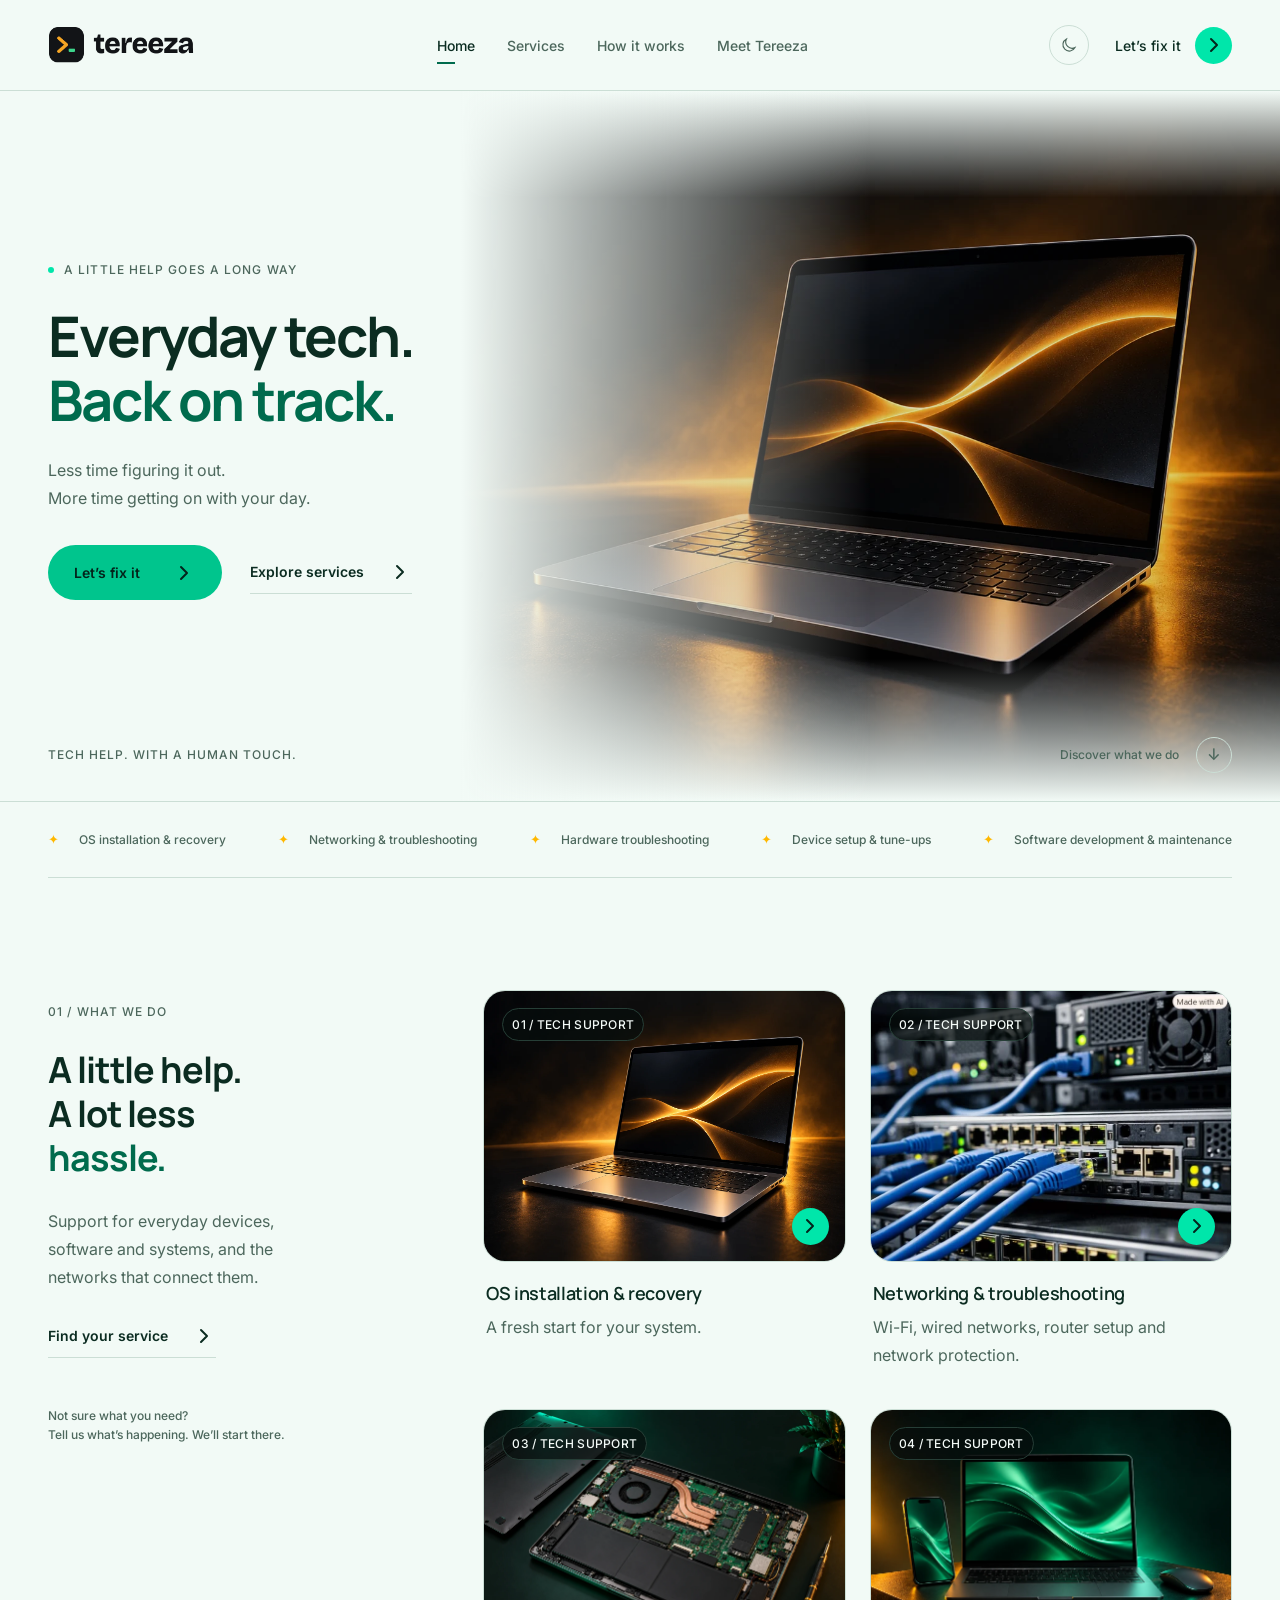
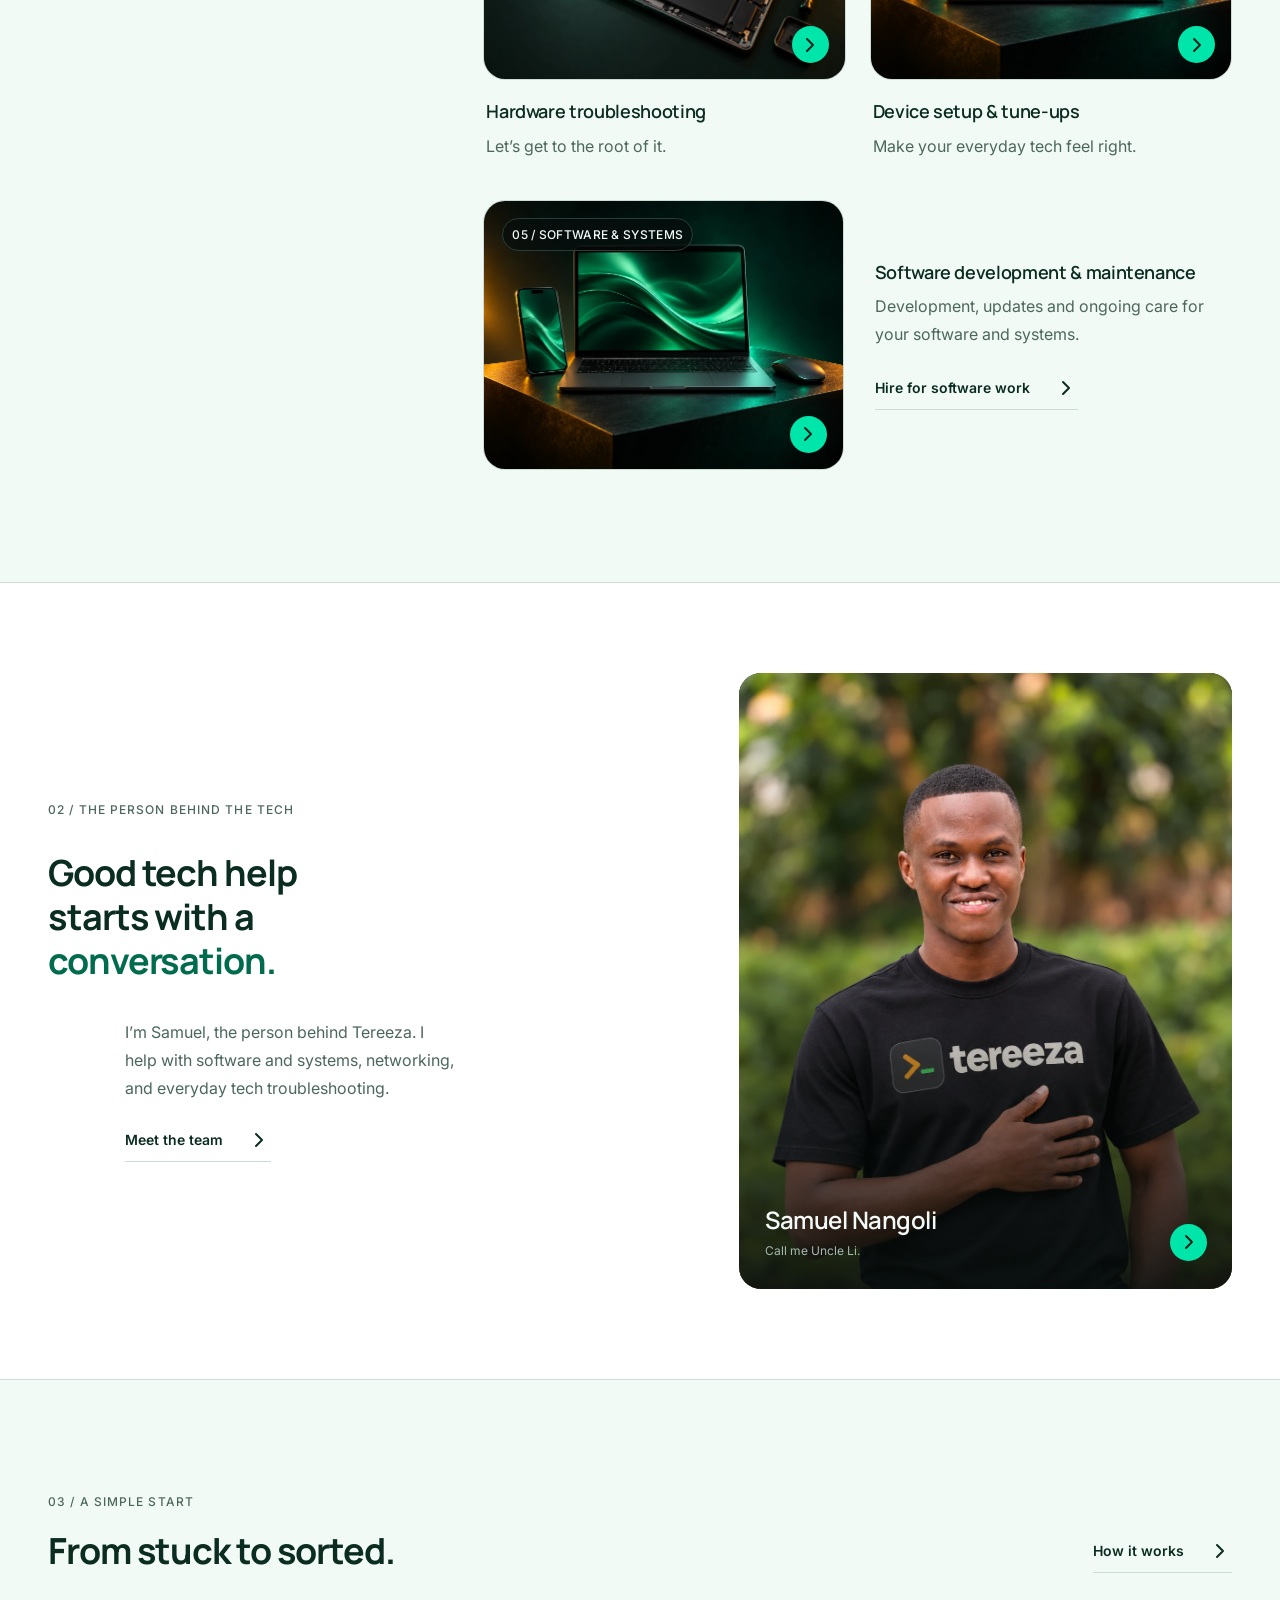
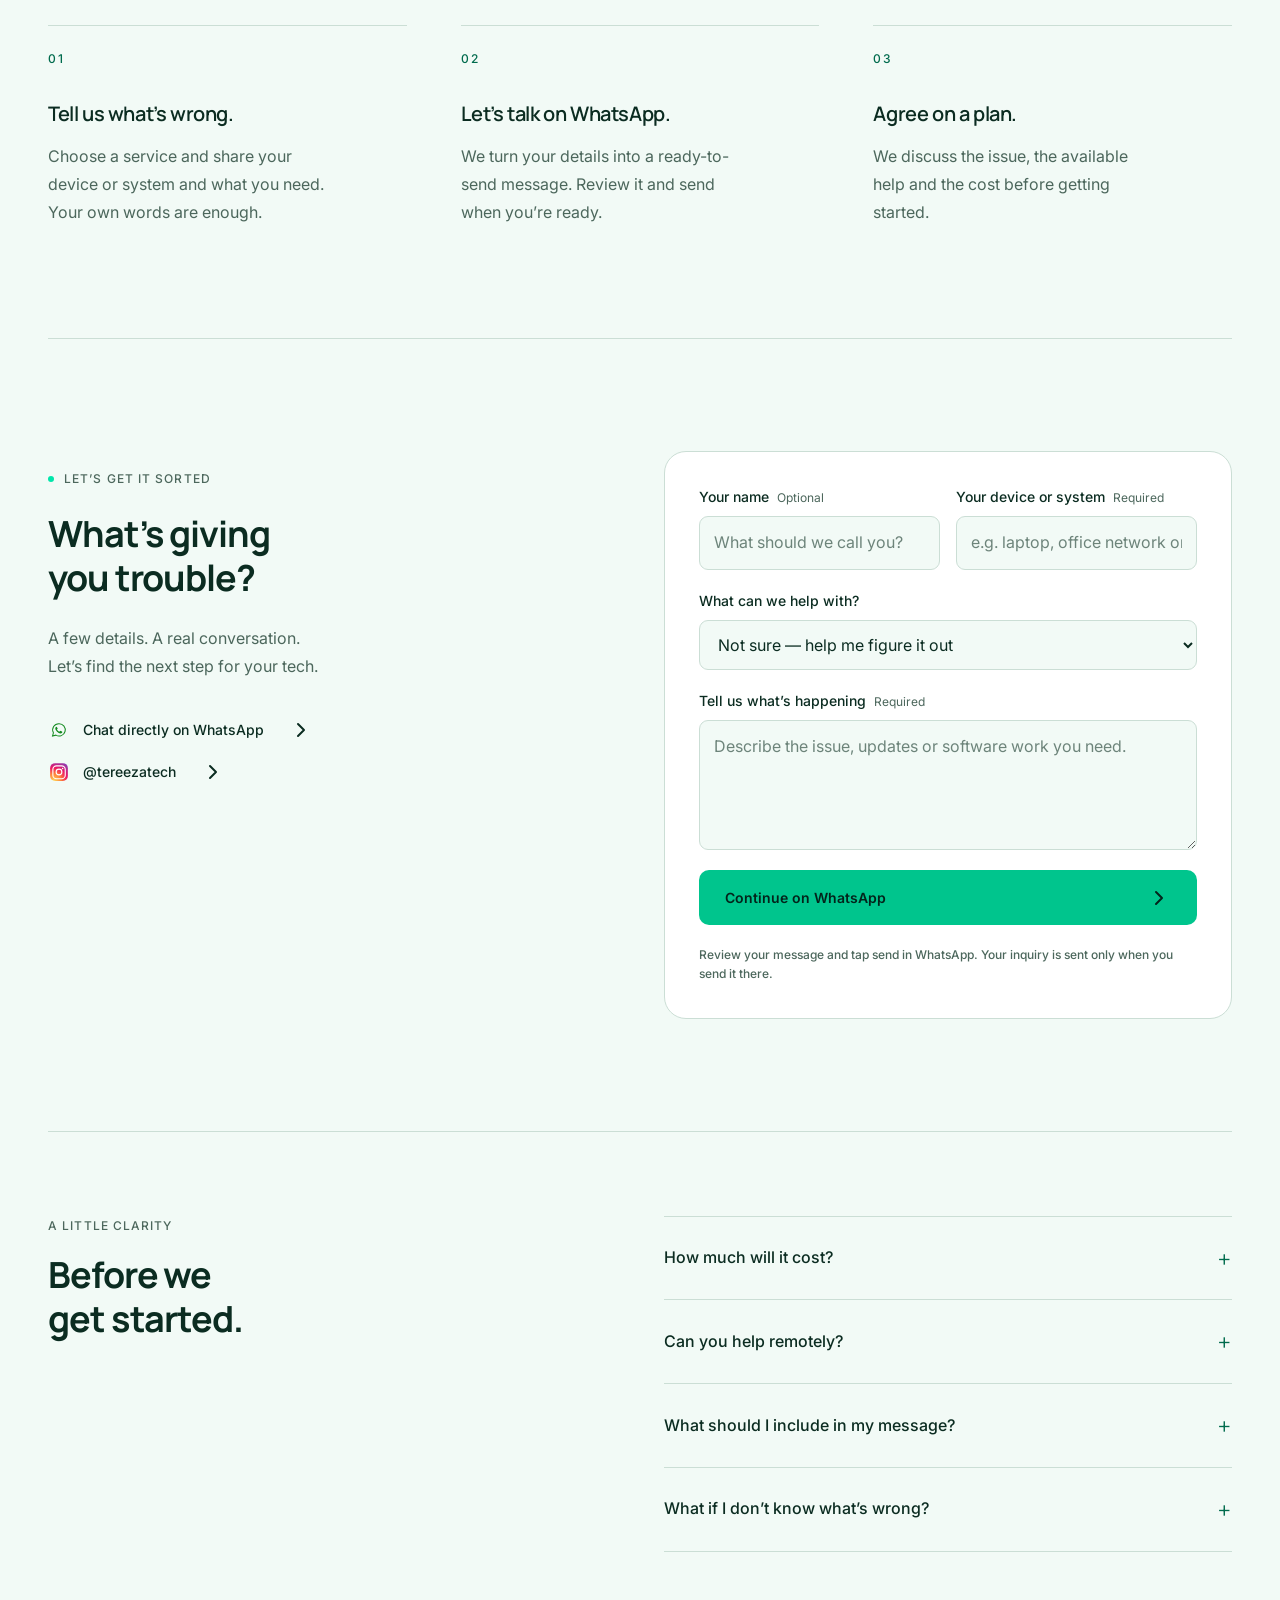
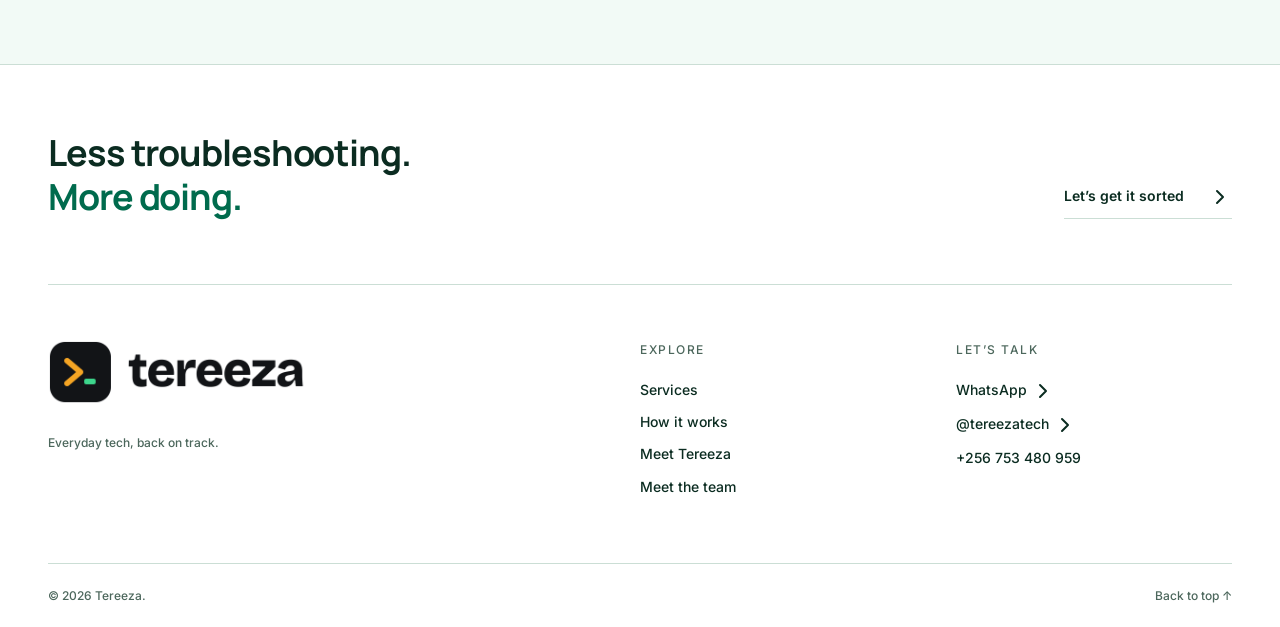
<file: public/index.html>
<!doctype html>
<html lang="en"><head><meta charset="utf-8"><meta name="viewport" content="width=device-width, initial-scale=1"><meta name="theme-color" content="#070d0c"><meta name="description" content="Software development and maintenance, networking, OS installation, hardware troubleshooting and device setup. Start a conversation with Tereeza on WhatsApp."><title>Everyday tech, back on track — Tereeza</title><link rel="icon" href="favicon.ico?v=2" sizes="any"><link rel="icon" href="favicon.svg?v=2" type="image/svg+xml"><link rel="icon" href="favicon-32.png?v=2" type="image/png" sizes="32x32"><link rel="apple-touch-icon" href="apple-touch-icon.png?v=2"><link rel="manifest" href="site.webmanifest?v=2"><script>(()=>{let t;try{t=localStorage.getItem('tereeza-theme')}catch(e){}document.documentElement.dataset.theme=t==='light'||t==='dark'?t:matchMedia('(prefers-color-scheme:light)').matches?'light':'dark'})()</script><link rel="preconnect" href="https://fonts.googleapis.com"><link rel="preconnect" href="https://fonts.gstatic.com" crossorigin><link href="https://fonts.googleapis.com/css2?family=Inter:wght@400;500;600&amp;family=Manrope:wght@600;700&amp;display=swap" rel="stylesheet"><link rel="stylesheet" href="assets/site.css"><script src="assets/site.js" defer></script></head>
<body data-page="home"><a class="skip" href="#main">Skip to content</a><header class="topbar"><div class="wrap nav"><a class="brand " href="index.html" aria-label="Tereeza home"><img class="logo-dark" src="assets/tereeza-logo-dark.png" alt="Tereeza" width="4368" height="1104"><img class="logo-light" src="assets/tereeza-logo-light.png" alt="Tereeza" width="4368" height="1104"></a><nav class="nav-links" id="navigation" aria-label="Main navigation"><a href="index.html" aria-current="page">Home</a><a href="services.html">Services</a><a href="how-it-works.html">How it works</a><a href="meet-tereeza.html">Meet Tereeza</a></nav><div class="nav-actions"><button type="button" class="theme-toggle" aria-label="Switch to light mode" title="Switch to light mode"><svg class="sun" viewBox="0 0 24 24" aria-hidden="true"><circle cx="12" cy="12" r="4"/><path d="M12 2v2m0 16v2M2 12h2m16 0h2M5 5l1.5 1.5m11 11L19 19M5 19l1.5-1.5m11-11L19 5"/></svg><svg class="moon" viewBox="0 0 24 24" aria-hidden="true"><path d="M20 15.4A8.5 8.5 0 0 1 8.6 4a8.5 8.5 0 1 0 11.4 11.4Z"/></svg></button><a class="nav-cta" href="index.html#inquiry">Let’s fix it <span class="circle" aria-hidden="true"><svg xmlns="http://www.w3.org/2000/svg" width="24" height="24" viewBox="0 0 24 24" fill="none" stroke="currentColor" stroke-width="2" stroke-linecap="round" stroke-linejoin="round" class="lucide lucide-chevron-right preview-icon" aria-hidden="true" focusable="false"><path d="m9 18 6-6-6-6"/></svg></span></a><button type="button" class="menu-toggle" aria-expanded="false" aria-controls="navigation" aria-label="Open navigation"><span></span><span></span></button></div></div></header><main id="main">
<section class="hero" aria-labelledby="hero-title"><div class="hero-visual"><img src="assets/tech-support-laptop.webp" alt="Graphite laptop with an amber wave on its screen, lit by warm studio lighting" width="1374" height="1145" fetchpriority="high" decoding="async"></div><div class="wrap hero-inner"><div class="hero-copy"><div class="eyebrow"><span class="dot"></span> A little help goes a long way</div><h1 id="hero-title">Everyday tech.<br><em>Back on track.</em></h1><p>Less time figuring it out.<br>More time getting on with your day.</p><div class="hero-actions"><a class="button primary" href="#inquiry">Let’s fix it <span aria-hidden="true"><svg xmlns="http://www.w3.org/2000/svg" width="24" height="24" viewBox="0 0 24 24" fill="none" stroke="currentColor" stroke-width="2" stroke-linecap="round" stroke-linejoin="round" class="lucide lucide-chevron-right preview-icon" aria-hidden="true" focusable="false"><path d="m9 18 6-6-6-6"/></svg></span></a><a class="text-link" href="services.html">Explore services <span aria-hidden="true"><svg xmlns="http://www.w3.org/2000/svg" width="24" height="24" viewBox="0 0 24 24" fill="none" stroke="currentColor" stroke-width="2" stroke-linecap="round" stroke-linejoin="round" class="lucide lucide-chevron-right preview-icon" aria-hidden="true" focusable="false"><path d="m9 18 6-6-6-6"/></svg></span></a></div></div><div class="hero-bottom"><span>TECH HELP. WITH A HUMAN TOUCH.</span><a href="#services">Discover what we do <span aria-hidden="true">↓</span></a></div></div></section>
<div class="service-strip wrap"><span>OS installation & recovery</span><span>Networking &amp; troubleshooting</span><span>Hardware troubleshooting</span><span>Device setup & tune-ups</span><span>Software development &amp; maintenance</span></div>
<section class="wrap section home-services" id="services" aria-labelledby="services-title"><div class="services-intro"><div class="eyebrow">01 / What we do</div><h2 id="services-title">A little help.<br>A lot less<br><em>hassle.</em></h2><p>Support for everyday devices, software and systems, and the networks that connect them.</p><a class="text-link" href="services.html">Find your service <span aria-hidden="true"><svg xmlns="http://www.w3.org/2000/svg" width="24" height="24" viewBox="0 0 24 24" fill="none" stroke="currentColor" stroke-width="2" stroke-linecap="round" stroke-linejoin="round" class="lucide lucide-chevron-right preview-icon" aria-hidden="true" focusable="false"><path d="m9 18 6-6-6-6"/></svg></span></a><p class="quiet-note">Not sure what you need?<br>Tell us what’s happening. We’ll start there.</p></div><div class="services-grid"><article class="service-card" data-group="software" id="service-os"><a class="service-image" href="index.html?service=os#inquiry" aria-label="Get OS help"><img src="assets/tech-support-laptop.webp" alt="Graphite laptop with a warm amber wave on the screen" width="1200" height="900" loading="lazy" decoding="async"><span class="image-index" aria-hidden="true">01 / TECH SUPPORT</span><span class="image-action" aria-hidden="true"><svg xmlns="http://www.w3.org/2000/svg" width="24" height="24" viewBox="0 0 24 24" fill="none" stroke="currentColor" stroke-width="2" stroke-linecap="round" stroke-linejoin="round" class="lucide lucide-chevron-right preview-icon" aria-hidden="true" focusable="false"><path d="m9 18 6-6-6-6"/></svg></span></a><div class="service-meta"><h3><a href="index.html?service=os#inquiry">OS installation &amp; recovery</a></h3><p>A fresh start for your system.</p></div></article><article class="service-card" data-group="connectivity" id="service-networking"><a class="service-image" href="index.html?service=networking#inquiry" aria-label="Get networking help"><img class="networking-image" src="assets/service-networking.webp" alt="Network switches and servers connected with blue Ethernet cables" width="736" height="736" loading="lazy" decoding="async"><span class="image-index" aria-hidden="true">02 / TECH SUPPORT</span><span class="image-action" aria-hidden="true"><svg xmlns="http://www.w3.org/2000/svg" width="24" height="24" viewBox="0 0 24 24" fill="none" stroke="currentColor" stroke-width="2" stroke-linecap="round" stroke-linejoin="round" class="lucide lucide-chevron-right preview-icon" aria-hidden="true" focusable="false"><path d="m9 18 6-6-6-6"/></svg></span></a><div class="service-meta"><h3><a href="index.html?service=networking#inquiry">Networking &amp; troubleshooting</a></h3><p>Wi-Fi, wired networks, router setup and network protection.</p></div></article><article class="service-card" data-group="hardware" id="service-hardware"><a class="service-image" href="index.html?service=hardware#inquiry" aria-label="Check my device"><img src="assets/service-hardware.webp" alt="Opened laptop showing its motherboard beside a precision screwdriver" width="1200" height="900" loading="lazy" decoding="async"><span class="image-index" aria-hidden="true">03 / TECH SUPPORT</span><span class="image-action" aria-hidden="true"><svg xmlns="http://www.w3.org/2000/svg" width="24" height="24" viewBox="0 0 24 24" fill="none" stroke="currentColor" stroke-width="2" stroke-linecap="round" stroke-linejoin="round" class="lucide lucide-chevron-right preview-icon" aria-hidden="true" focusable="false"><path d="m9 18 6-6-6-6"/></svg></span></a><div class="service-meta"><h3><a href="index.html?service=hardware#inquiry">Hardware troubleshooting</a></h3><p>Let’s get to the root of it.</p></div></article><article class="service-card" data-group="software" id="service-setup"><a class="service-image" href="index.html?service=setup#inquiry" aria-label="Sort my setup"><img src="assets/service-setup.webp" alt="Graphite laptop, phone and mouse arranged on a dark green studio surface" width="1200" height="900" loading="lazy" decoding="async"><span class="image-index" aria-hidden="true">04 / TECH SUPPORT</span><span class="image-action" aria-hidden="true"><svg xmlns="http://www.w3.org/2000/svg" width="24" height="24" viewBox="0 0 24 24" fill="none" stroke="currentColor" stroke-width="2" stroke-linecap="round" stroke-linejoin="round" class="lucide lucide-chevron-right preview-icon" aria-hidden="true" focusable="false"><path d="m9 18 6-6-6-6"/></svg></span></a><div class="service-meta"><h3><a href="index.html?service=setup#inquiry">Device setup &amp; tune-ups</a></h3><p>Make your everyday tech feel right.</p></div></article><article class="service-card service-card-wide" data-group="software" id="service-software"><a class="service-image" href="index.html?service=software#inquiry" aria-label="Hire for software work"><img src="assets/service-setup.webp" alt="Laptop, phone and mouse with green screen artwork" width="1448" height="1086" loading="lazy" decoding="async"><span class="image-index" aria-hidden="true">05 / SOFTWARE &amp; SYSTEMS</span><span class="image-action" aria-hidden="true"><svg xmlns="http://www.w3.org/2000/svg" width="24" height="24" viewBox="0 0 24 24" fill="none" stroke="currentColor" stroke-width="2" stroke-linecap="round" stroke-linejoin="round" class="lucide lucide-chevron-right preview-icon" aria-hidden="true" focusable="false"><path d="m9 18 6-6-6-6"/></svg></span></a><div class="service-meta"><h3><a href="index.html?service=software#inquiry">Software development &amp; maintenance</a></h3><p>Development, updates and ongoing care for your software and systems.</p><a class="text-link service-link" href="index.html?service=software#inquiry">Hire for software work <span aria-hidden="true"><svg xmlns="http://www.w3.org/2000/svg" width="24" height="24" viewBox="0 0 24 24" fill="none" stroke="currentColor" stroke-width="2" stroke-linecap="round" stroke-linejoin="round" class="lucide lucide-chevron-right preview-icon" aria-hidden="true" focusable="false"><path d="m9 18 6-6-6-6"/></svg></span></a></div></article></div></section>
<section class="story-section"><div class="wrap story-layout"><div class="story-copy"><div class="eyebrow">02 / The person behind the tech</div><h2>Good tech help<br>starts with a<br><em>conversation.</em></h2><div class="story-body"><p>I’m Samuel, the person behind Tereeza. I help with software and systems, networking, and everyday tech troubleshooting.</p><a class="text-link" href="meet-tereeza.html#team">Meet the team <span aria-hidden="true"><svg xmlns="http://www.w3.org/2000/svg" width="24" height="24" viewBox="0 0 24 24" fill="none" stroke="currentColor" stroke-width="2" stroke-linecap="round" stroke-linejoin="round" class="lucide lucide-chevron-right preview-icon" aria-hidden="true" focusable="false"><path d="m9 18 6-6-6-6"/></svg></span></a></div></div><a class="founder-image" href="meet-tereeza.html" aria-label="Meet Samuel Nangoli"><img src="assets/samuel-nangoli.webp" alt="Samuel Nangoli wearing a Tereeza T-shirt" width="1086" height="1448" loading="lazy" decoding="async"><span>Samuel Nangoli <small>Call me Uncle Li.</small></span><span class="image-action" aria-hidden="true"><svg xmlns="http://www.w3.org/2000/svg" width="24" height="24" viewBox="0 0 24 24" fill="none" stroke="currentColor" stroke-width="2" stroke-linecap="round" stroke-linejoin="round" class="lucide lucide-chevron-right preview-icon" aria-hidden="true" focusable="false"><path d="m9 18 6-6-6-6"/></svg></span></a></div></section>
<section class="wrap section process-preview" aria-labelledby="process-title"><div class="section-heading"><div><div class="eyebrow">03 / A simple start</div><h2 id="process-title">From stuck to sorted.</h2></div><a class="text-link" href="how-it-works.html">How it works <span aria-hidden="true"><svg xmlns="http://www.w3.org/2000/svg" width="24" height="24" viewBox="0 0 24 24" fill="none" stroke="currentColor" stroke-width="2" stroke-linecap="round" stroke-linejoin="round" class="lucide lucide-chevron-right preview-icon" aria-hidden="true" focusable="false"><path d="m9 18 6-6-6-6"/></svg></span></a></div><ol class="steps"><li><span class="step-number">01</span><h3>Tell us what’s wrong.</h3><p>Choose a service and share your device or system and what you need. Your own words are enough.</p></li><li><span class="step-number">02</span><h3>Let’s talk on WhatsApp.</h3><p>We turn your details into a ready-to-send message. Review it and send when you’re ready.</p></li><li><span class="step-number">03</span><h3>Agree on a plan.</h3><p>We discuss the issue, the available help and the cost before getting started.</p></li></ol></section>
<section class="inquiry-section wrap section" id="inquiry" aria-labelledby="contact-title"><div class="inquiry-copy"><div class="eyebrow"><span class="dot"></span> Let’s get it sorted</div><h2 id="contact-title">What’s giving<br>you trouble?</h2><p>A few details. A real conversation.<br>Let’s find the next step for your tech.</p><div class="contact-links"><a href="https://wa.me/256753480959" target="_blank" rel="noopener noreferrer"><img src="assets/whatsapp.svg" width="22" height="22" alt="">Chat directly on WhatsApp <span aria-hidden="true"><svg xmlns="http://www.w3.org/2000/svg" width="24" height="24" viewBox="0 0 24 24" fill="none" stroke="currentColor" stroke-width="2" stroke-linecap="round" stroke-linejoin="round" class="lucide lucide-chevron-right preview-icon" aria-hidden="true" focusable="false"><path d="m9 18 6-6-6-6"/></svg></span></a><a href="https://www.instagram.com/tereezatech/" target="_blank" rel="noopener noreferrer"><img src="assets/instagram.svg" width="22" height="22" alt="">@tereezatech <span aria-hidden="true"><svg xmlns="http://www.w3.org/2000/svg" width="24" height="24" viewBox="0 0 24 24" fill="none" stroke="currentColor" stroke-width="2" stroke-linecap="round" stroke-linejoin="round" class="lucide lucide-chevron-right preview-icon" aria-hidden="true" focusable="false"><path d="m9 18 6-6-6-6"/></svg></span></a></div></div><form class="inquiry-form" action="https://wa.me/256753480959" method="get" target="_blank" rel="noopener noreferrer" id="inquiry-form" aria-describedby="form-note"><div class="team-preference" id="team-preference" hidden><p id="team-preference-text" role="status"></p><button type="button" id="clear-team-preference">Ask the team instead</button></div><div class="form-row"><div class="field"><label for="customer-name">Your name <span>Optional</span></label><input id="customer-name" autocomplete="name" maxlength="80" placeholder="What should we call you?"></div><div class="field"><label for="device">Your device or system <span>Required</span></label><input id="device" maxlength="120" placeholder="e.g. laptop, office network or open-source app" required></div></div><div class="field"><label for="service">What can we help with?</label><select id="service"><option>Not sure — help me figure it out</option><option>OS installation &amp; recovery</option><option>Networking &amp; troubleshooting</option><option>Hardware troubleshooting</option><option>Device setup &amp; tune-ups</option><option>Software development &amp; maintenance</option></select></div><div class="field"><label for="problem">Tell us what’s happening <span>Required</span></label><textarea id="problem" placeholder="Describe the issue, updates or software work you need." required minlength="5" maxlength="2000" rows="4"></textarea></div><input type="hidden" name="text" id="whatsapp-message"><button class="button primary" type="submit">Continue on WhatsApp <span aria-hidden="true"><svg xmlns="http://www.w3.org/2000/svg" width="24" height="24" viewBox="0 0 24 24" fill="none" stroke="currentColor" stroke-width="2" stroke-linecap="round" stroke-linejoin="round" class="lucide lucide-chevron-right preview-icon" aria-hidden="true" focusable="false"><path d="m9 18 6-6-6-6"/></svg></span></button><p class="form-note" id="form-note">Review your message and tap send in WhatsApp. Your inquiry is sent only when you send it there.</p><p class="form-status" id="form-status" role="status" hidden>Your message is ready. Review it in WhatsApp and tap send. <a id="whatsapp-fallback" href="https://wa.me/256753480959" target="_blank" rel="noopener noreferrer">Open your message <svg xmlns="http://www.w3.org/2000/svg" width="24" height="24" viewBox="0 0 24 24" fill="none" stroke="currentColor" stroke-width="2" stroke-linecap="round" stroke-linejoin="round" class="lucide lucide-chevron-right preview-icon" aria-hidden="true" focusable="false"><path d="m9 18 6-6-6-6"/></svg></a></p><noscript><p class="form-note">To include these details, enable JavaScript or <a href="https://wa.me/256753480959" target="_blank" rel="noopener noreferrer">chat directly on WhatsApp</a>.</p></noscript></form></section><section class="wrap section faq" aria-labelledby="faq-title"><div><div class="eyebrow">A little clarity</div><h2 id="faq-title">Before we<br>get started.</h2></div><div><details><summary>How much will it cost?</summary><p>The cost depends on your device and the issue. Share the details on WhatsApp so we can discuss the work and agree on a price before getting started.</p></details><details><summary>Can you help remotely?</summary><p>Some software and connectivity problems can be discussed or guided remotely. Hardware issues may need an in-person check. We’ll agree on a suitable arrangement in the chat.</p></details><details><summary>What should I include in my message?</summary><p>Tell us your device model, the issue, when it started and any error message. You can add a photo or screenshot in WhatsApp if it helps explain what you’re seeing.</p></details><details><summary>What if I don’t know what’s wrong?</summary><p>That’s a good place to start. Choose “Not sure” in the form and describe what you’ve noticed. You don’t need to know the technical name.</p></details></div></section></main><footer class="footer"><div class="wrap"><div class="footer-top"><div class="footer-heading">Less troubleshooting.<br><span>More doing.</span></div><a class="text-link" href="index.html#inquiry">Let’s get it sorted <span aria-hidden="true"><svg xmlns="http://www.w3.org/2000/svg" width="24" height="24" viewBox="0 0 24 24" fill="none" stroke="currentColor" stroke-width="2" stroke-linecap="round" stroke-linejoin="round" class="lucide lucide-chevron-right preview-icon" aria-hidden="true" focusable="false"><path d="m9 18 6-6-6-6"/></svg></span></a></div><div class="footer-grid"><div class="footer-brand"><a class="brand " href="index.html" aria-label="Tereeza home"><img class="logo-dark" src="assets/tereeza-logo-dark.png" alt="Tereeza" width="4368" height="1104"><img class="logo-light" src="assets/tereeza-logo-light.png" alt="Tereeza" width="4368" height="1104"></a><p>Everyday tech, back on track.</p></div><div><h2>Explore</h2><a href="services.html">Services</a><a href="how-it-works.html">How it works</a><a href="meet-tereeza.html">Meet Tereeza</a><a href="meet-tereeza.html#team">Meet the team</a></div><div><h2>Let’s talk</h2><a href="https://wa.me/256753480959" target="_blank" rel="noopener noreferrer">WhatsApp <span aria-hidden="true"><svg xmlns="http://www.w3.org/2000/svg" width="24" height="24" viewBox="0 0 24 24" fill="none" stroke="currentColor" stroke-width="2" stroke-linecap="round" stroke-linejoin="round" class="lucide lucide-chevron-right preview-icon" aria-hidden="true" focusable="false"><path d="m9 18 6-6-6-6"/></svg></span></a><a href="https://www.instagram.com/tereezatech/" target="_blank" rel="noopener noreferrer">@tereezatech <span aria-hidden="true"><svg xmlns="http://www.w3.org/2000/svg" width="24" height="24" viewBox="0 0 24 24" fill="none" stroke="currentColor" stroke-width="2" stroke-linecap="round" stroke-linejoin="round" class="lucide lucide-chevron-right preview-icon" aria-hidden="true" focusable="false"><path d="m9 18 6-6-6-6"/></svg></span></a><a href="tel:+256753480959">+256 753 480 959</a></div></div><div class="footer-bottom"><span>© <span id="year">2026</span> Tereeza.</span><a href="#main">Back to top ↑</a></div></div></footer></body></html>
</file>
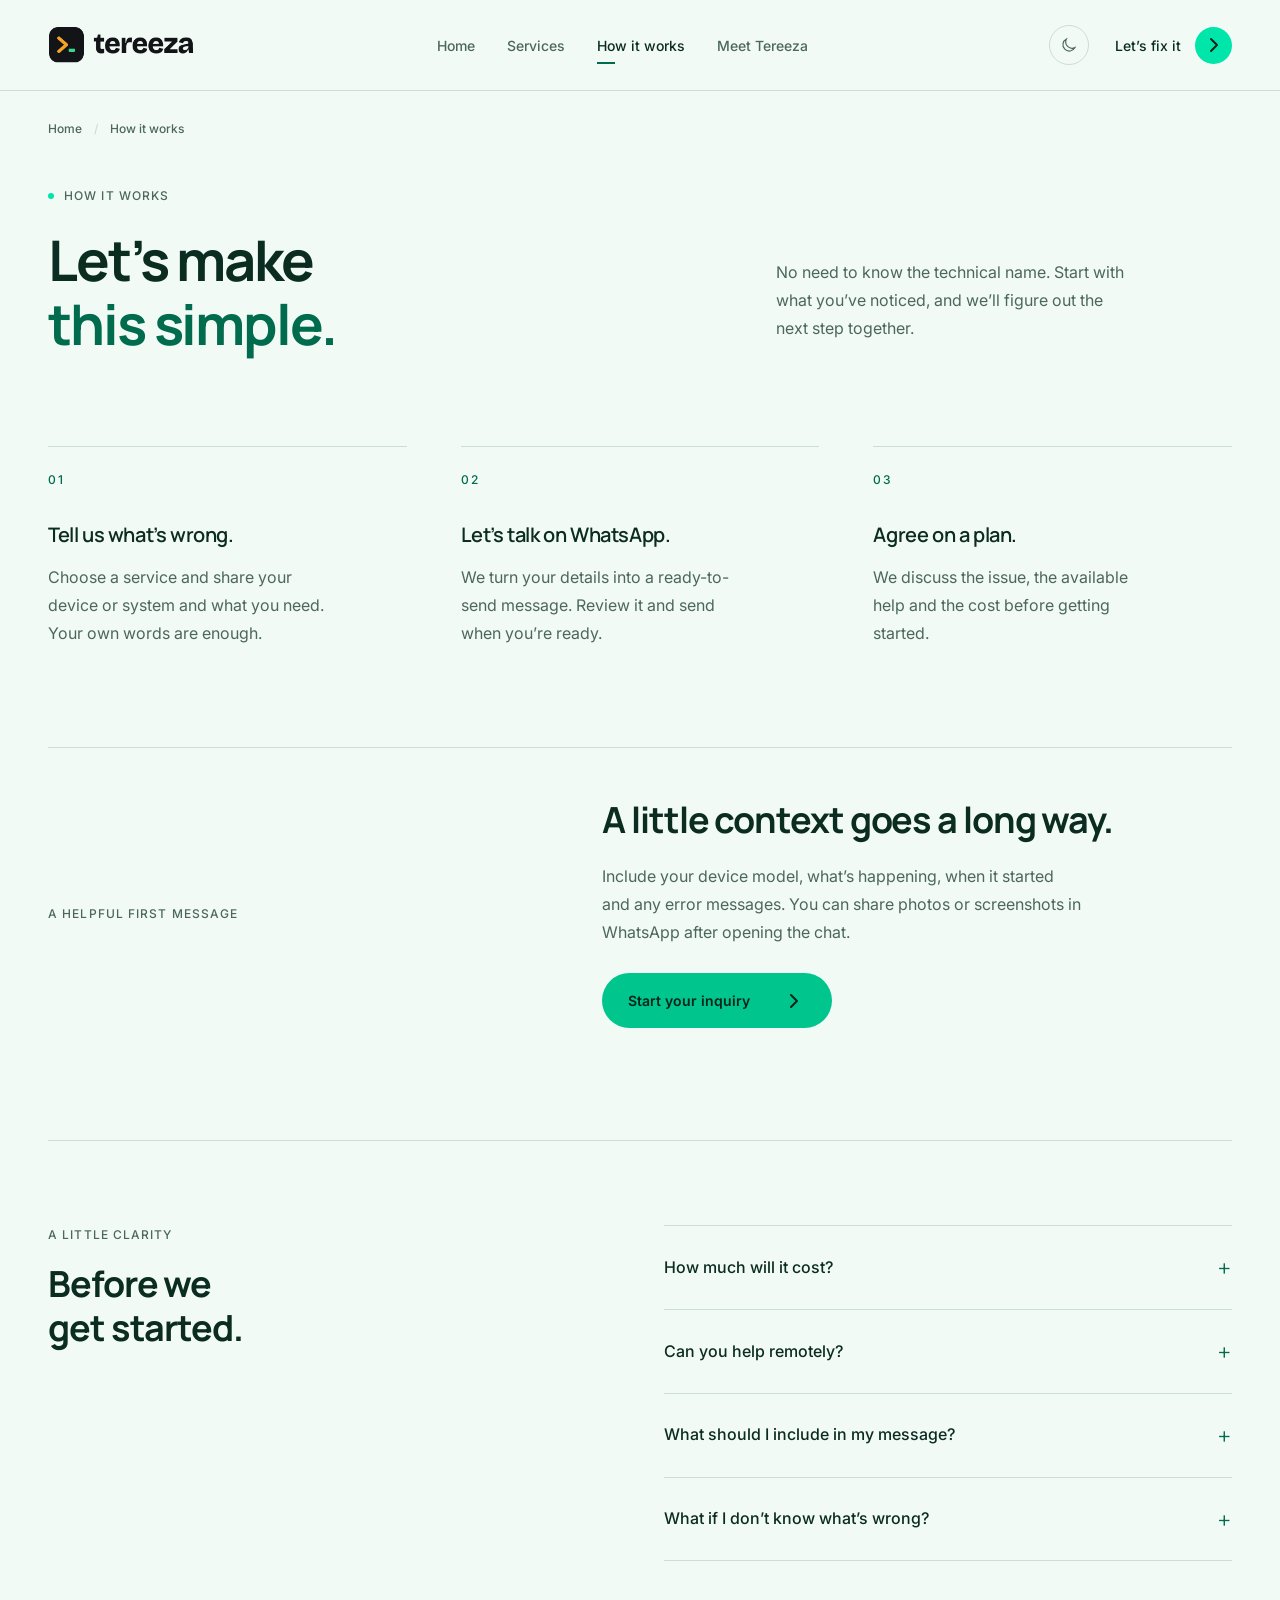
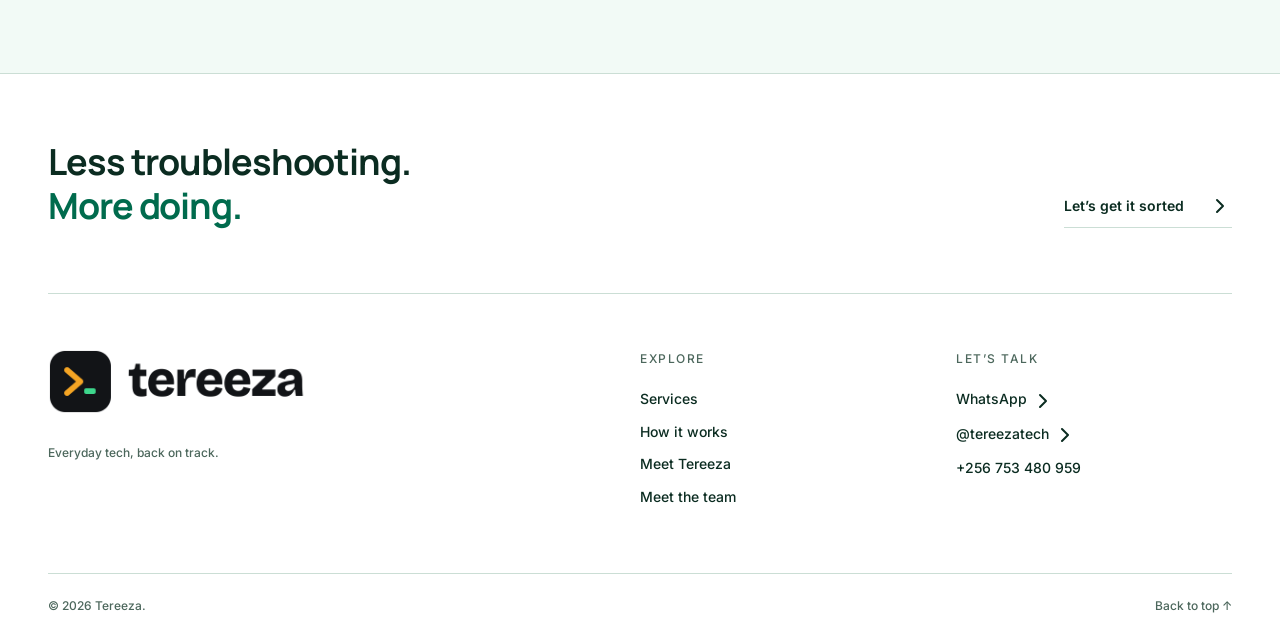
<file: public/how-it-works.html>
<!doctype html>
<html lang="en"><head><meta charset="utf-8"><meta name="viewport" content="width=device-width, initial-scale=1"><meta name="theme-color" content="#070d0c"><meta name="description" content="Getting tech help from Tereeza starts with a few details and a WhatsApp conversation. Agree on the scope and cost before work begins."><title>How it works — Tereeza</title><link rel="icon" href="favicon.ico?v=2" sizes="any"><link rel="icon" href="favicon.svg?v=2" type="image/svg+xml"><link rel="icon" href="favicon-32.png?v=2" type="image/png" sizes="32x32"><link rel="apple-touch-icon" href="apple-touch-icon.png?v=2"><link rel="manifest" href="site.webmanifest?v=2"><script>(()=>{let t;try{t=localStorage.getItem('tereeza-theme')}catch(e){}document.documentElement.dataset.theme=t==='light'||t==='dark'?t:matchMedia('(prefers-color-scheme:light)').matches?'light':'dark'})()</script><link rel="preconnect" href="https://fonts.googleapis.com"><link rel="preconnect" href="https://fonts.gstatic.com" crossorigin><link href="https://fonts.googleapis.com/css2?family=Inter:wght@400;500;600&amp;family=Manrope:wght@600;700&amp;display=swap" rel="stylesheet"><link rel="stylesheet" href="assets/site.css"><script src="assets/site.js" defer></script></head>
<body data-page="process"><a class="skip" href="#main">Skip to content</a><header class="topbar"><div class="wrap nav"><a class="brand " href="index.html" aria-label="Tereeza home"><img class="logo-dark" src="assets/tereeza-logo-dark.png" alt="Tereeza" width="4368" height="1104"><img class="logo-light" src="assets/tereeza-logo-light.png" alt="Tereeza" width="4368" height="1104"></a><nav class="nav-links" id="navigation" aria-label="Main navigation"><a href="index.html">Home</a><a href="services.html">Services</a><a href="how-it-works.html" aria-current="page">How it works</a><a href="meet-tereeza.html">Meet Tereeza</a></nav><div class="nav-actions"><button type="button" class="theme-toggle" aria-label="Switch to light mode" title="Switch to light mode"><svg class="sun" viewBox="0 0 24 24" aria-hidden="true"><circle cx="12" cy="12" r="4"/><path d="M12 2v2m0 16v2M2 12h2m16 0h2M5 5l1.5 1.5m11 11L19 19M5 19l1.5-1.5m11-11L19 5"/></svg><svg class="moon" viewBox="0 0 24 24" aria-hidden="true"><path d="M20 15.4A8.5 8.5 0 0 1 8.6 4a8.5 8.5 0 1 0 11.4 11.4Z"/></svg></button><a class="nav-cta" href="index.html#inquiry">Let’s fix it <span class="circle" aria-hidden="true"><svg xmlns="http://www.w3.org/2000/svg" width="24" height="24" viewBox="0 0 24 24" fill="none" stroke="currentColor" stroke-width="2" stroke-linecap="round" stroke-linejoin="round" class="lucide lucide-chevron-right preview-icon" aria-hidden="true" focusable="false"><path d="m9 18 6-6-6-6"/></svg></span></a><button type="button" class="menu-toggle" aria-expanded="false" aria-controls="navigation" aria-label="Open navigation"><span></span><span></span></button></div></div></header><main id="main">
<div class="wrap breadcrumbs"><a href="index.html">Home</a><span aria-hidden="true">/</span><span>How it works</span></div><section class="wrap section process-page"><div class="page-heading"><div><div class="eyebrow"><span class="dot"></span> How it works</div><h1>Let’s make<br><em>this simple.</em></h1></div><p>No need to know the technical name. Start with what you’ve noticed, and we’ll figure out the next step together.</p></div><ol class="steps"><li><span class="step-number">01</span><h3>Tell us what’s wrong.</h3><p>Choose a service and share your device or system and what you need. Your own words are enough.</p></li><li><span class="step-number">02</span><h3>Let’s talk on WhatsApp.</h3><p>We turn your details into a ready-to-send message. Review it and send when you’re ready.</p></li><li><span class="step-number">03</span><h3>Agree on a plan.</h3><p>We discuss the issue, the available help and the cost before getting started.</p></li></ol><div class="process-detail"><div class="eyebrow">A helpful first message</div><div><h2>A little context goes a long way.</h2><p>Include your device model, what’s happening, when it started and any error messages. You can share photos or screenshots in WhatsApp after opening the chat.</p><a class="button primary" href="index.html#inquiry">Start your inquiry <span aria-hidden="true"><svg xmlns="http://www.w3.org/2000/svg" width="24" height="24" viewBox="0 0 24 24" fill="none" stroke="currentColor" stroke-width="2" stroke-linecap="round" stroke-linejoin="round" class="lucide lucide-chevron-right preview-icon" aria-hidden="true" focusable="false"><path d="m9 18 6-6-6-6"/></svg></span></a></div></div></section><section class="wrap section faq" aria-labelledby="faq-title"><div><div class="eyebrow">A little clarity</div><h2 id="faq-title">Before we<br>get started.</h2></div><div><details><summary>How much will it cost?</summary><p>The cost depends on your device and the issue. Share the details on WhatsApp so we can discuss the work and agree on a price before getting started.</p></details><details><summary>Can you help remotely?</summary><p>Some software and connectivity problems can be discussed or guided remotely. Hardware issues may need an in-person check. We’ll agree on a suitable arrangement in the chat.</p></details><details><summary>What should I include in my message?</summary><p>Tell us your device model, the issue, when it started and any error message. You can add a photo or screenshot in WhatsApp if it helps explain what you’re seeing.</p></details><details><summary>What if I don’t know what’s wrong?</summary><p>That’s a good place to start. Choose “Not sure” in the form and describe what you’ve noticed. You don’t need to know the technical name.</p></details></div></section></main><footer class="footer"><div class="wrap"><div class="footer-top"><div class="footer-heading">Less troubleshooting.<br><span>More doing.</span></div><a class="text-link" href="index.html#inquiry">Let’s get it sorted <span aria-hidden="true"><svg xmlns="http://www.w3.org/2000/svg" width="24" height="24" viewBox="0 0 24 24" fill="none" stroke="currentColor" stroke-width="2" stroke-linecap="round" stroke-linejoin="round" class="lucide lucide-chevron-right preview-icon" aria-hidden="true" focusable="false"><path d="m9 18 6-6-6-6"/></svg></span></a></div><div class="footer-grid"><div class="footer-brand"><a class="brand " href="index.html" aria-label="Tereeza home"><img class="logo-dark" src="assets/tereeza-logo-dark.png" alt="Tereeza" width="4368" height="1104"><img class="logo-light" src="assets/tereeza-logo-light.png" alt="Tereeza" width="4368" height="1104"></a><p>Everyday tech, back on track.</p></div><div><h2>Explore</h2><a href="services.html">Services</a><a href="how-it-works.html">How it works</a><a href="meet-tereeza.html">Meet Tereeza</a><a href="meet-tereeza.html#team">Meet the team</a></div><div><h2>Let’s talk</h2><a href="https://wa.me/256753480959" target="_blank" rel="noopener noreferrer">WhatsApp <span aria-hidden="true"><svg xmlns="http://www.w3.org/2000/svg" width="24" height="24" viewBox="0 0 24 24" fill="none" stroke="currentColor" stroke-width="2" stroke-linecap="round" stroke-linejoin="round" class="lucide lucide-chevron-right preview-icon" aria-hidden="true" focusable="false"><path d="m9 18 6-6-6-6"/></svg></span></a><a href="https://www.instagram.com/tereezatech/" target="_blank" rel="noopener noreferrer">@tereezatech <span aria-hidden="true"><svg xmlns="http://www.w3.org/2000/svg" width="24" height="24" viewBox="0 0 24 24" fill="none" stroke="currentColor" stroke-width="2" stroke-linecap="round" stroke-linejoin="round" class="lucide lucide-chevron-right preview-icon" aria-hidden="true" focusable="false"><path d="m9 18 6-6-6-6"/></svg></span></a><a href="tel:+256753480959">+256 753 480 959</a></div></div><div class="footer-bottom"><span>© <span id="year">2026</span> Tereeza.</span><a href="#main">Back to top ↑</a></div></div></footer></body></html>
</file>
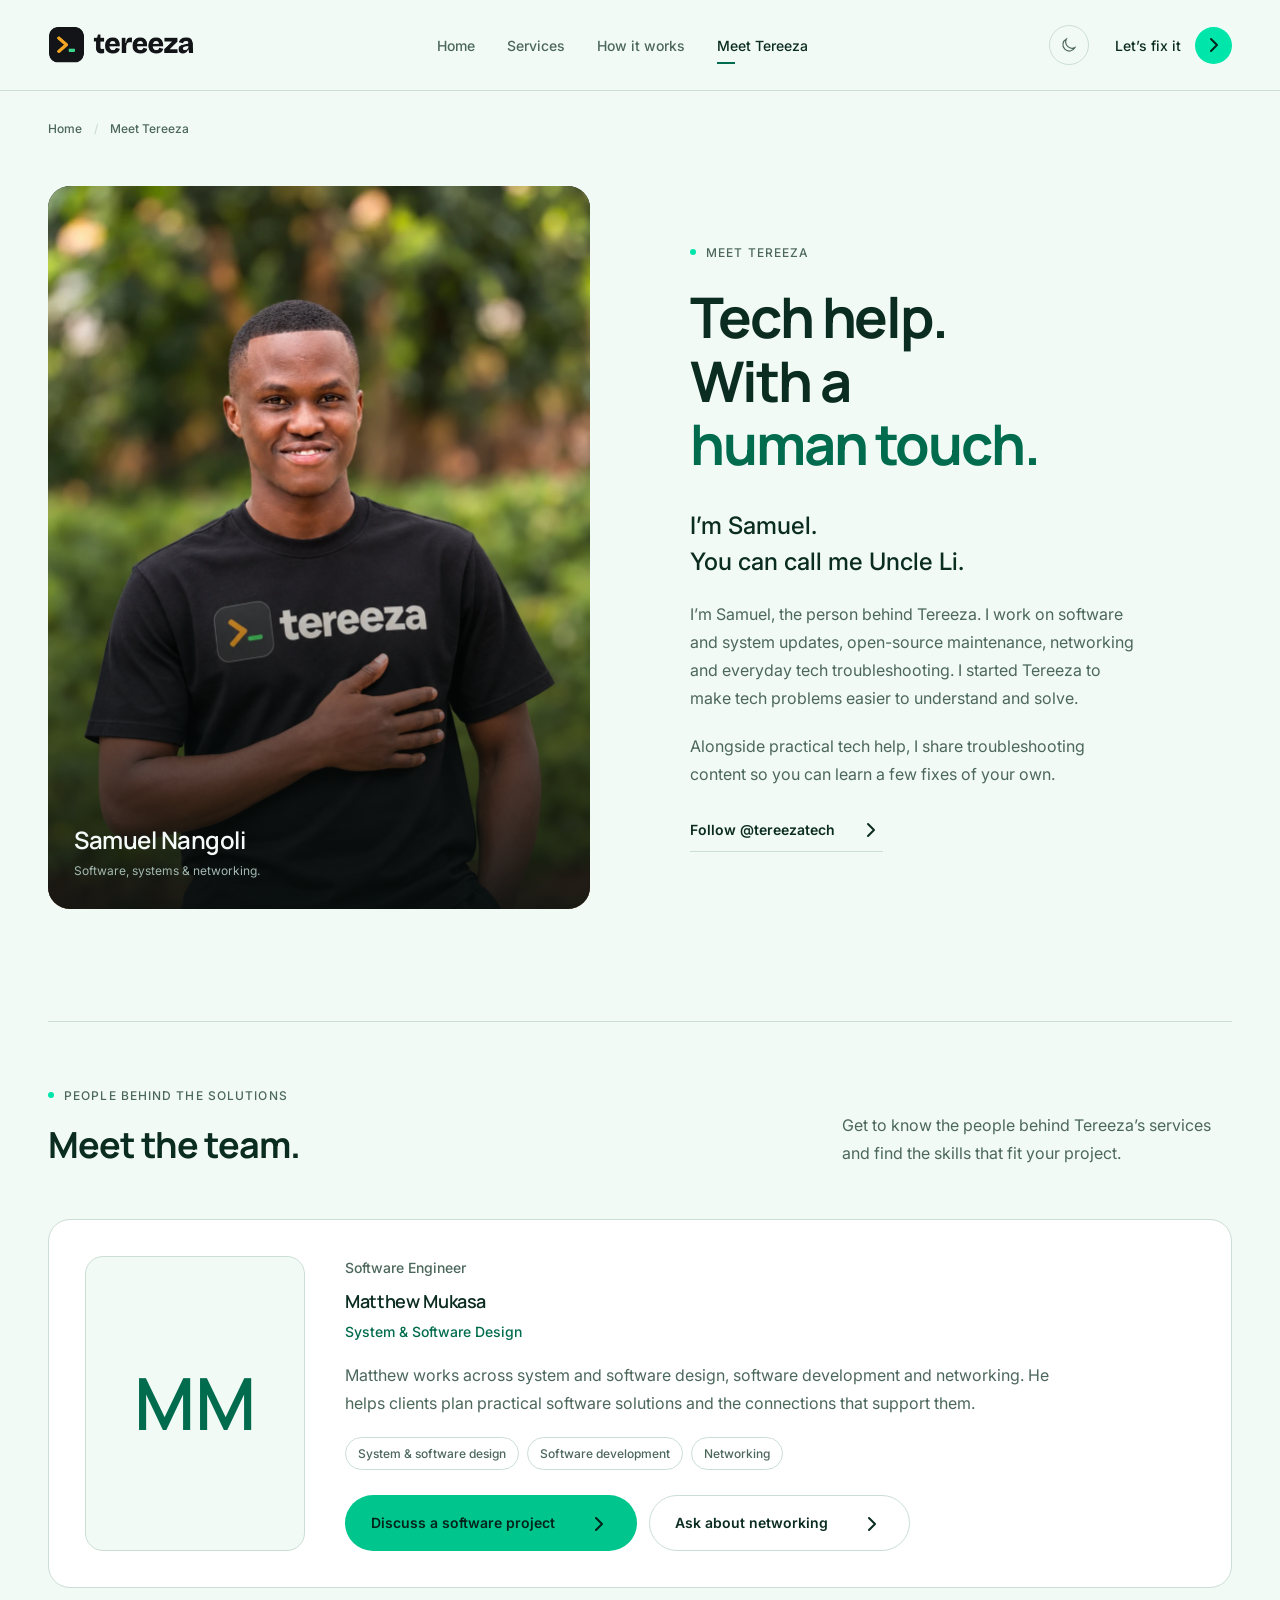
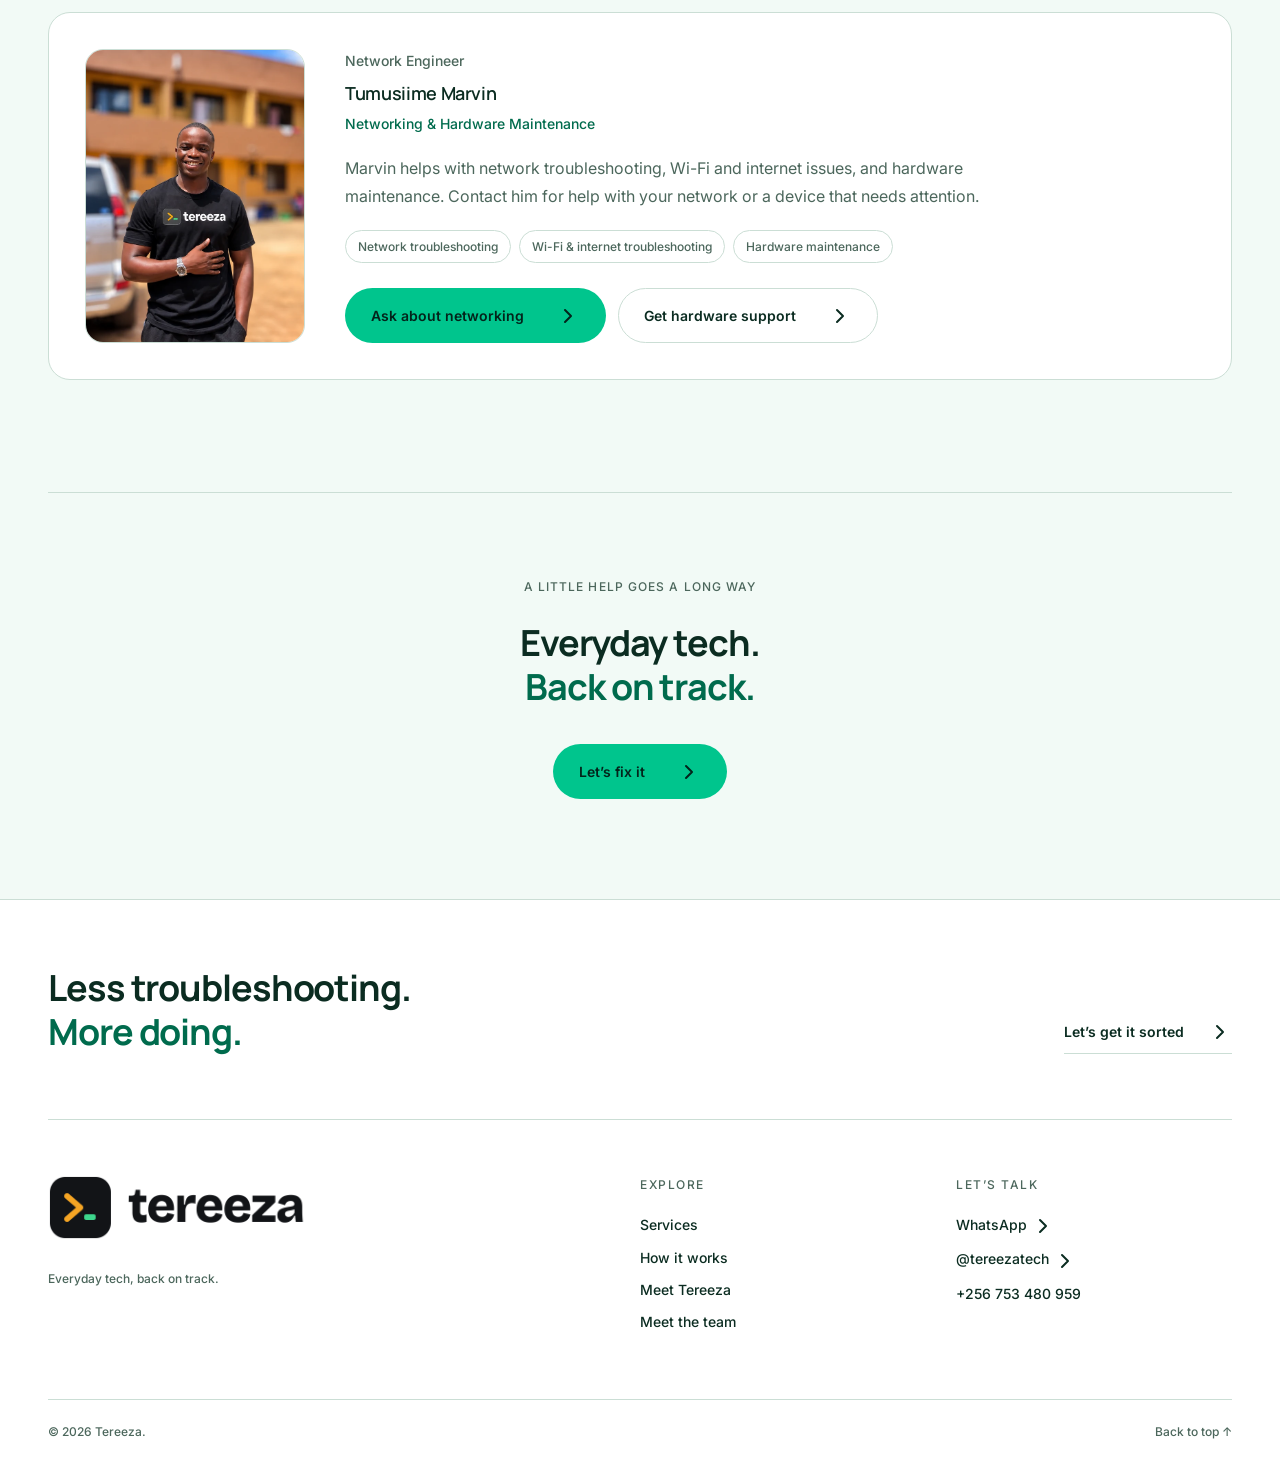
<file: public/meet-tereeza.html>
<!doctype html>
<html lang="en"><head><meta charset="utf-8"><meta name="viewport" content="width=device-width, initial-scale=1"><meta name="theme-color" content="#070d0c"><meta name="description" content="Meet Samuel Nangoli and the Tereeza team: software engineer Matthew Mukasa and network engineer Tumusiime Marvin. Software, networking and hardware support."><title>Meet Tereeza — Tereeza</title><link rel="icon" href="favicon.ico?v=2" sizes="any"><link rel="icon" href="favicon.svg?v=2" type="image/svg+xml"><link rel="icon" href="favicon-32.png?v=2" type="image/png" sizes="32x32"><link rel="apple-touch-icon" href="apple-touch-icon.png?v=2"><link rel="manifest" href="site.webmanifest?v=2"><script>(()=>{let t;try{t=localStorage.getItem('tereeza-theme')}catch(e){}document.documentElement.dataset.theme=t==='light'||t==='dark'?t:matchMedia('(prefers-color-scheme:light)').matches?'light':'dark'})()</script><link rel="preconnect" href="https://fonts.googleapis.com"><link rel="preconnect" href="https://fonts.gstatic.com" crossorigin><link href="https://fonts.googleapis.com/css2?family=Inter:wght@400;500;600&amp;family=Manrope:wght@600;700&amp;display=swap" rel="stylesheet"><link rel="stylesheet" href="assets/site.css"><script src="assets/site.js" defer></script></head>
<body data-page="about"><a class="skip" href="#main">Skip to content</a><header class="topbar"><div class="wrap nav"><a class="brand " href="index.html" aria-label="Tereeza home"><img class="logo-dark" src="assets/tereeza-logo-dark.png" alt="Tereeza" width="4368" height="1104"><img class="logo-light" src="assets/tereeza-logo-light.png" alt="Tereeza" width="4368" height="1104"></a><nav class="nav-links" id="navigation" aria-label="Main navigation"><a href="index.html">Home</a><a href="services.html">Services</a><a href="how-it-works.html">How it works</a><a href="meet-tereeza.html" aria-current="page">Meet Tereeza</a></nav><div class="nav-actions"><button type="button" class="theme-toggle" aria-label="Switch to light mode" title="Switch to light mode"><svg class="sun" viewBox="0 0 24 24" aria-hidden="true"><circle cx="12" cy="12" r="4"/><path d="M12 2v2m0 16v2M2 12h2m16 0h2M5 5l1.5 1.5m11 11L19 19M5 19l1.5-1.5m11-11L19 5"/></svg><svg class="moon" viewBox="0 0 24 24" aria-hidden="true"><path d="M20 15.4A8.5 8.5 0 0 1 8.6 4a8.5 8.5 0 1 0 11.4 11.4Z"/></svg></button><a class="nav-cta" href="index.html#inquiry">Let’s fix it <span class="circle" aria-hidden="true"><svg xmlns="http://www.w3.org/2000/svg" width="24" height="24" viewBox="0 0 24 24" fill="none" stroke="currentColor" stroke-width="2" stroke-linecap="round" stroke-linejoin="round" class="lucide lucide-chevron-right preview-icon" aria-hidden="true" focusable="false"><path d="m9 18 6-6-6-6"/></svg></span></a><button type="button" class="menu-toggle" aria-expanded="false" aria-controls="navigation" aria-label="Open navigation"><span></span><span></span></button></div></div></header><main id="main">
<div class="wrap breadcrumbs"><a href="index.html">Home</a><span aria-hidden="true">/</span><span>Meet Tereeza</span></div><section class="wrap section about-page"><div class="about-photo founder-image"><img src="assets/samuel-nangoli.webp" alt="Samuel Nangoli, the person behind Tereeza, wearing a Tereeza T-shirt" width="1086" height="1448" decoding="async"><span>Samuel Nangoli <small>Software, systems &amp; networking.</small></span></div><div class="about-copy"><div class="eyebrow"><span class="dot"></span> Meet Tereeza</div><h1>Tech help.<br>With a<br><em>human touch.</em></h1><p class="about-lead">I’m Samuel.<br>You can call me Uncle Li.</p><p>I’m Samuel, the person behind Tereeza. I work on software and system updates, open-source maintenance, networking and everyday tech troubleshooting. I started Tereeza to make tech problems easier to understand and solve.</p><p>Alongside practical tech help, I share troubleshooting content so you can learn a few fixes of your own.</p><a class="text-link" href="https://www.instagram.com/tereezatech/" target="_blank" rel="noopener noreferrer">Follow @tereezatech <span aria-hidden="true"><svg xmlns="http://www.w3.org/2000/svg" width="24" height="24" viewBox="0 0 24 24" fill="none" stroke="currentColor" stroke-width="2" stroke-linecap="round" stroke-linejoin="round" class="lucide lucide-chevron-right preview-icon" aria-hidden="true" focusable="false"><path d="m9 18 6-6-6-6"/></svg></span></a></div></section><section class="wrap section team-section" id="team" aria-labelledby="team-title"><div class="section-heading"><div><div class="eyebrow"><span class="dot"></span> People behind the solutions</div><h2 id="team-title">Meet the team.</h2></div><p class="team-intro">Get to know the people behind Tereeza’s services and find the skills that fit your project.</p></div><div class="team-profiles"><article class="team-profile" aria-labelledby="matthew-name"><div class="team-avatar" aria-hidden="true"><span>MM</span></div><div class="team-profile-content"><p class="team-role">Software Engineer</p><h3 id="matthew-name">Matthew Mukasa</h3><p class="team-specialty">System &amp; Software Design</p><p class="team-summary">Matthew works across system and software design, software development and networking. He helps clients plan practical software solutions and the connections that support them.</p><ul class="team-skills" aria-label="Matthew’s specialties"><li>System &amp; software design</li><li>Software development</li><li>Networking</li></ul><div class="team-actions"><a class="button primary" href="index.html?service=software&amp;team=matthew-mukasa#inquiry">Discuss a software project <span aria-hidden="true"><svg xmlns="http://www.w3.org/2000/svg" width="24" height="24" viewBox="0 0 24 24" fill="none" stroke="currentColor" stroke-width="2" stroke-linecap="round" stroke-linejoin="round" class="lucide lucide-chevron-right preview-icon" aria-hidden="true" focusable="false"><path d="m9 18 6-6-6-6"/></svg></span></a><a class="button secondary" href="index.html?service=networking&amp;team=matthew-mukasa#inquiry">Ask about networking <span aria-hidden="true"><svg xmlns="http://www.w3.org/2000/svg" width="24" height="24" viewBox="0 0 24 24" fill="none" stroke="currentColor" stroke-width="2" stroke-linecap="round" stroke-linejoin="round" class="lucide lucide-chevron-right preview-icon" aria-hidden="true" focusable="false"><path d="m9 18 6-6-6-6"/></svg></span></a></div></div></article><article class="team-profile" aria-labelledby="marvin-name"><div class="team-avatar team-avatar-photo"><img src="assets/tumusiime-marvin.webp" alt="Tumusiime Marvin wearing a Tereeza T-shirt" width="640" height="853" loading="lazy" decoding="async"></div><div class="team-profile-content"><p class="team-role">Network Engineer</p><h3 id="marvin-name">Tumusiime Marvin</h3><p class="team-specialty">Networking &amp; Hardware Maintenance</p><p class="team-summary">Marvin helps with network troubleshooting, Wi-Fi and internet issues, and hardware maintenance. Contact him for help with your network or a device that needs attention.</p><ul class="team-skills" aria-label="Marvin’s specialties"><li>Network troubleshooting</li><li>Wi-Fi &amp; internet troubleshooting</li><li>Hardware maintenance</li></ul><div class="team-actions"><a class="button primary" href="index.html?service=networking&amp;team=tumusiime-marvin#inquiry">Ask about networking <span aria-hidden="true"><svg xmlns="http://www.w3.org/2000/svg" width="24" height="24" viewBox="0 0 24 24" fill="none" stroke="currentColor" stroke-width="2" stroke-linecap="round" stroke-linejoin="round" class="lucide lucide-chevron-right preview-icon" aria-hidden="true" focusable="false"><path d="m9 18 6-6-6-6"/></svg></span></a><a class="button secondary" href="index.html?service=hardware&amp;team=tumusiime-marvin#inquiry">Get hardware support <span aria-hidden="true"><svg xmlns="http://www.w3.org/2000/svg" width="24" height="24" viewBox="0 0 24 24" fill="none" stroke="currentColor" stroke-width="2" stroke-linecap="round" stroke-linejoin="round" class="lucide lucide-chevron-right preview-icon" aria-hidden="true" focusable="false"><path d="m9 18 6-6-6-6"/></svg></span></a></div></div></article></div></section><section class="wrap page-cta"><div class="eyebrow">A little help goes a long way</div><h2>Everyday tech.<br><em>Back on track.</em></h2><a class="button primary" href="index.html#inquiry">Let’s fix it <span aria-hidden="true"><svg xmlns="http://www.w3.org/2000/svg" width="24" height="24" viewBox="0 0 24 24" fill="none" stroke="currentColor" stroke-width="2" stroke-linecap="round" stroke-linejoin="round" class="lucide lucide-chevron-right preview-icon" aria-hidden="true" focusable="false"><path d="m9 18 6-6-6-6"/></svg></span></a></section></main><footer class="footer"><div class="wrap"><div class="footer-top"><div class="footer-heading">Less troubleshooting.<br><span>More doing.</span></div><a class="text-link" href="index.html#inquiry">Let’s get it sorted <span aria-hidden="true"><svg xmlns="http://www.w3.org/2000/svg" width="24" height="24" viewBox="0 0 24 24" fill="none" stroke="currentColor" stroke-width="2" stroke-linecap="round" stroke-linejoin="round" class="lucide lucide-chevron-right preview-icon" aria-hidden="true" focusable="false"><path d="m9 18 6-6-6-6"/></svg></span></a></div><div class="footer-grid"><div class="footer-brand"><a class="brand " href="index.html" aria-label="Tereeza home"><img class="logo-dark" src="assets/tereeza-logo-dark.png" alt="Tereeza" width="4368" height="1104"><img class="logo-light" src="assets/tereeza-logo-light.png" alt="Tereeza" width="4368" height="1104"></a><p>Everyday tech, back on track.</p></div><div><h2>Explore</h2><a href="services.html">Services</a><a href="how-it-works.html">How it works</a><a href="meet-tereeza.html">Meet Tereeza</a><a href="meet-tereeza.html#team">Meet the team</a></div><div><h2>Let’s talk</h2><a href="https://wa.me/256753480959" target="_blank" rel="noopener noreferrer">WhatsApp <span aria-hidden="true"><svg xmlns="http://www.w3.org/2000/svg" width="24" height="24" viewBox="0 0 24 24" fill="none" stroke="currentColor" stroke-width="2" stroke-linecap="round" stroke-linejoin="round" class="lucide lucide-chevron-right preview-icon" aria-hidden="true" focusable="false"><path d="m9 18 6-6-6-6"/></svg></span></a><a href="https://www.instagram.com/tereezatech/" target="_blank" rel="noopener noreferrer">@tereezatech <span aria-hidden="true"><svg xmlns="http://www.w3.org/2000/svg" width="24" height="24" viewBox="0 0 24 24" fill="none" stroke="currentColor" stroke-width="2" stroke-linecap="round" stroke-linejoin="round" class="lucide lucide-chevron-right preview-icon" aria-hidden="true" focusable="false"><path d="m9 18 6-6-6-6"/></svg></span></a><a href="tel:+256753480959">+256 753 480 959</a></div></div><div class="footer-bottom"><span>© <span id="year">2026</span> Tereeza.</span><a href="#main">Back to top ↑</a></div></div></footer></body></html>
</file>
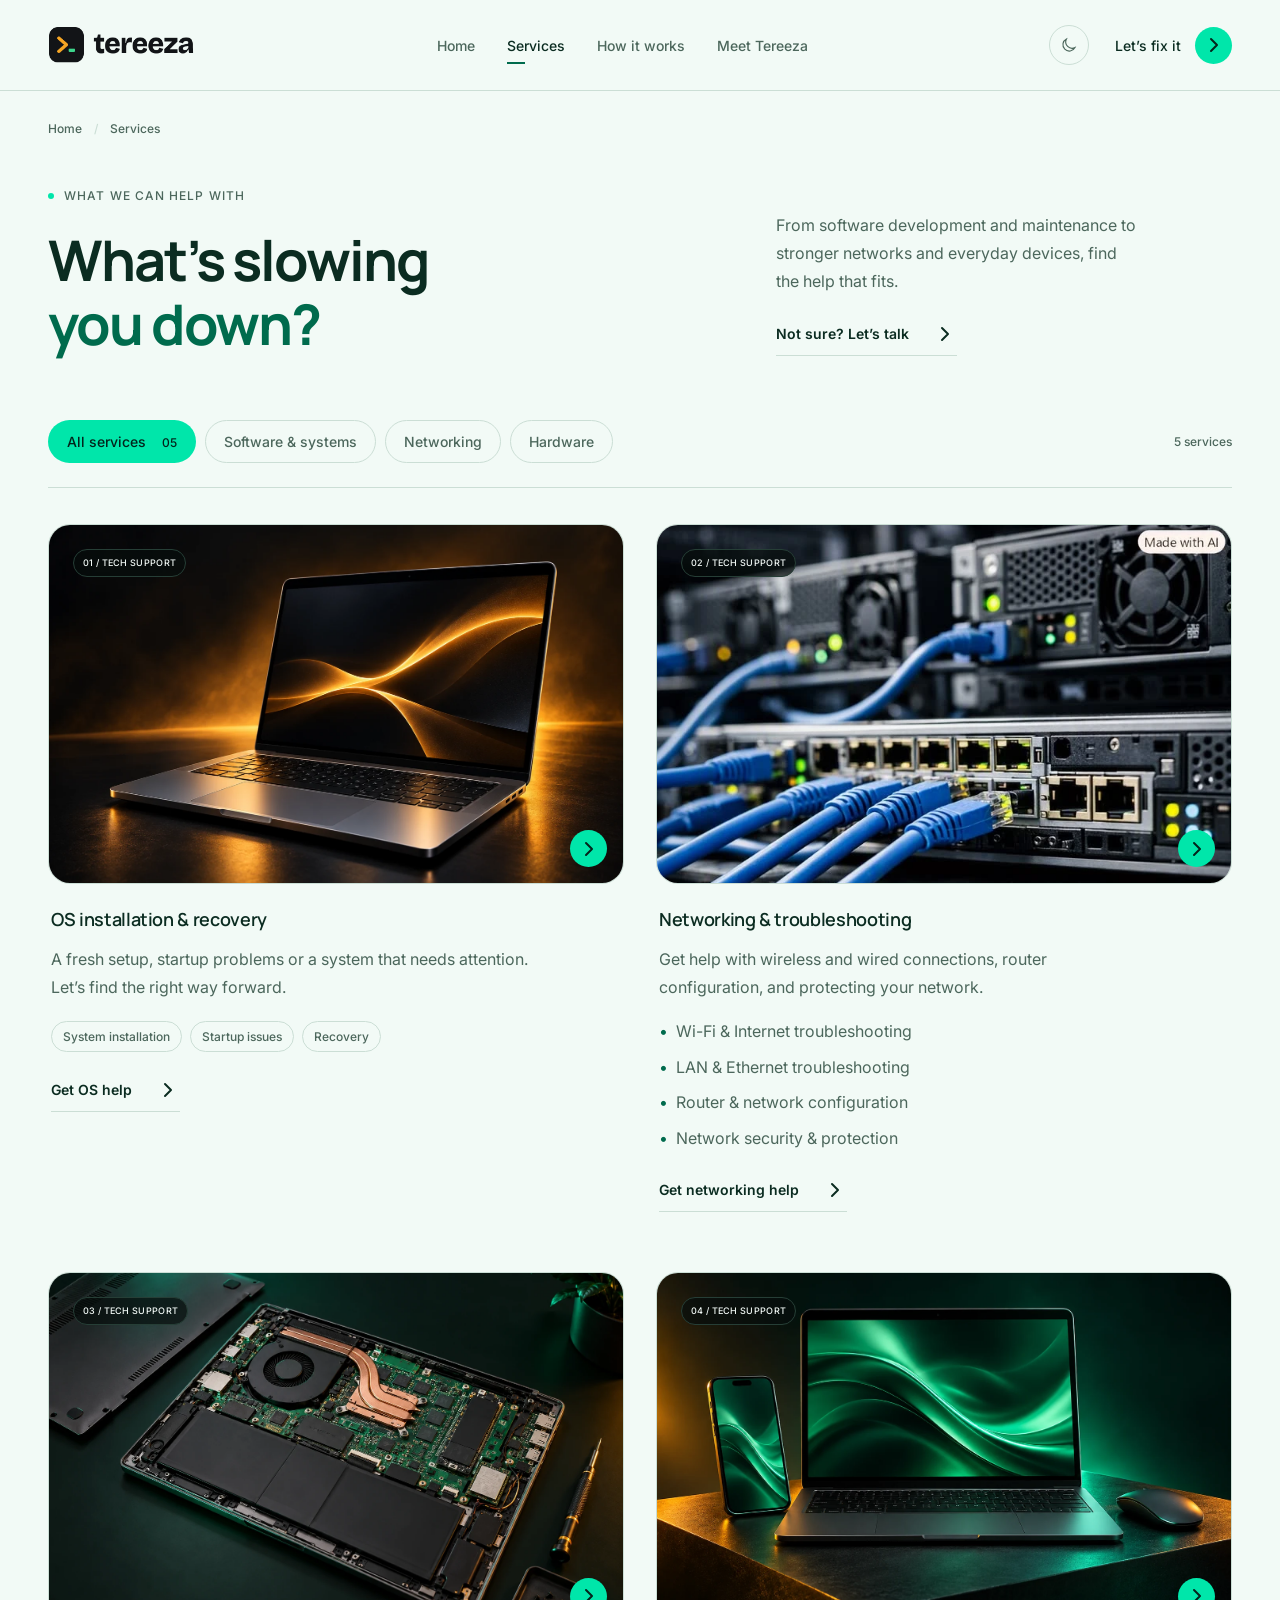
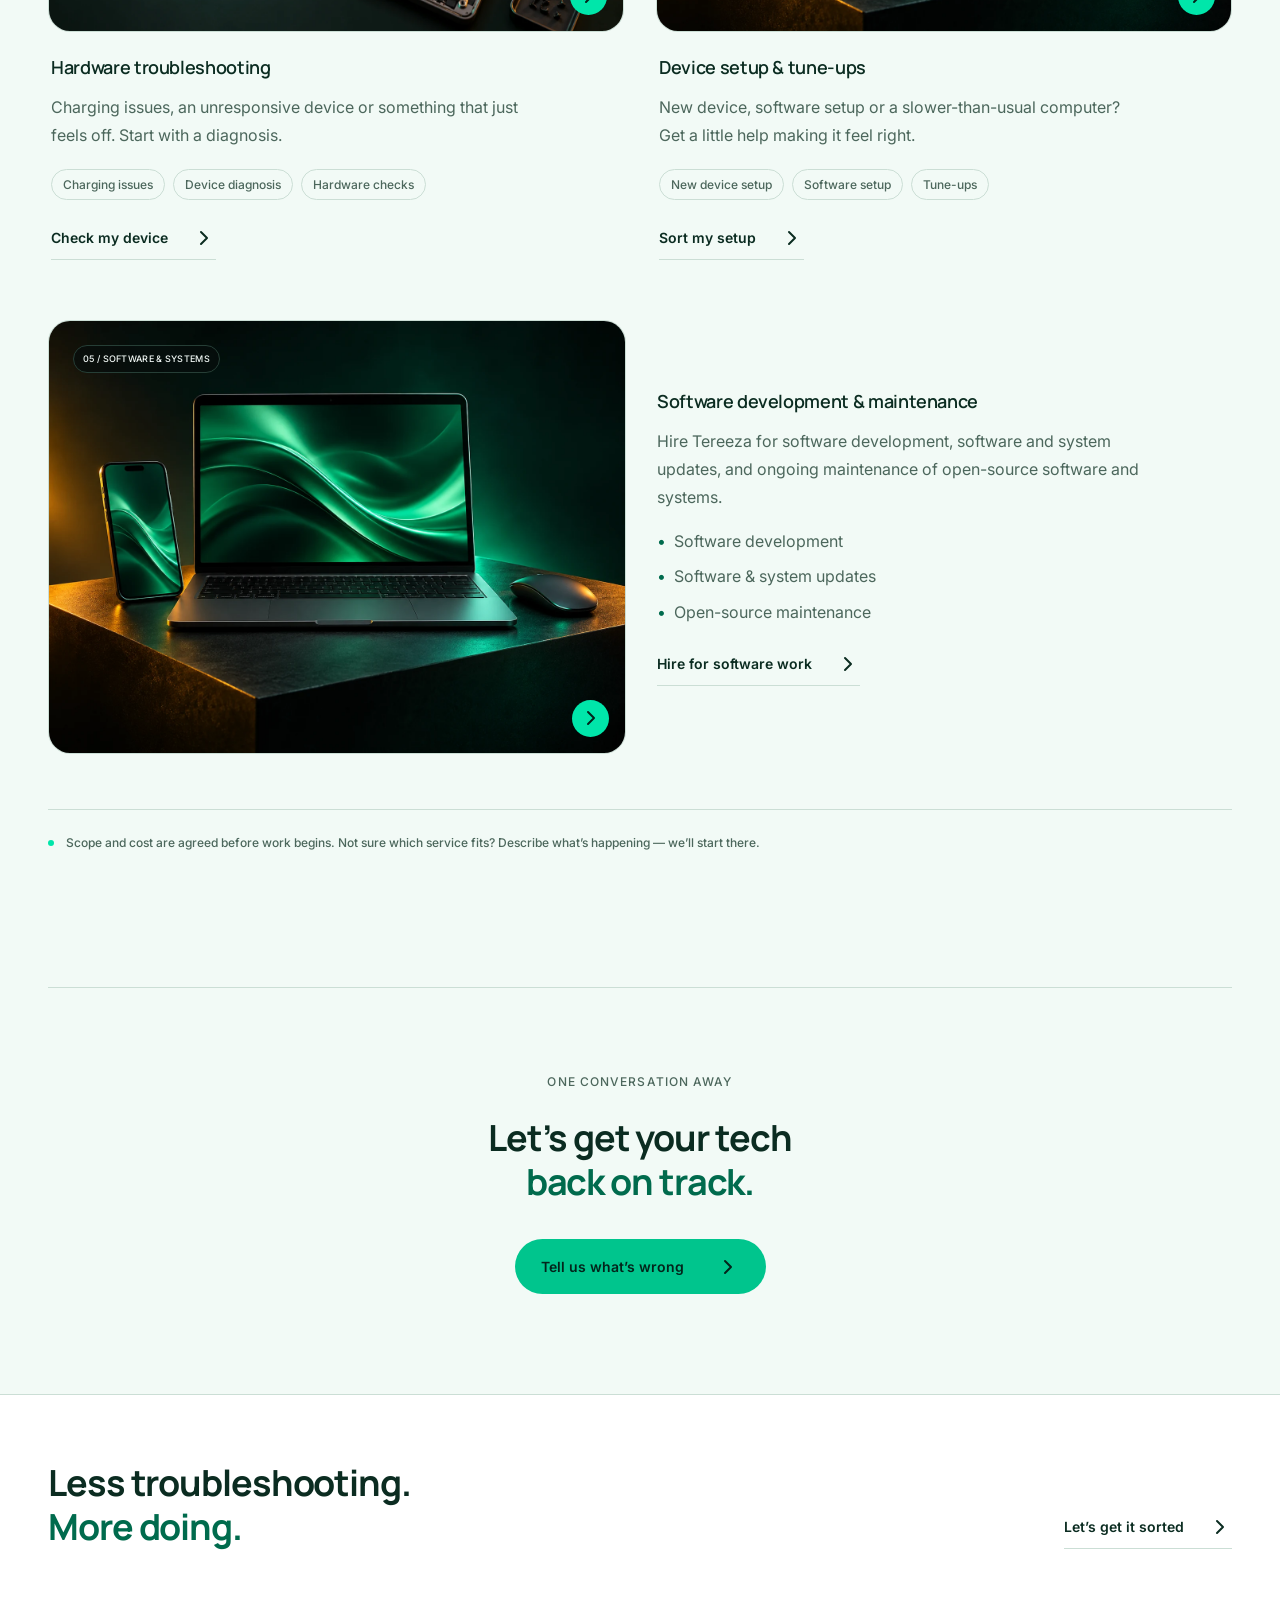
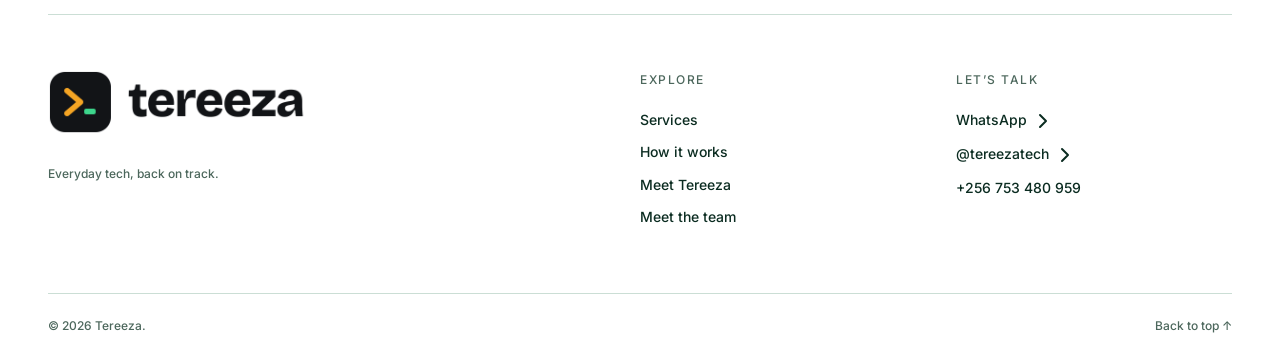
<file: public/services.html>
<!doctype html>
<html lang="en"><head><meta charset="utf-8"><meta name="viewport" content="width=device-width, initial-scale=1"><meta name="theme-color" content="#070d0c"><meta name="description" content="Explore software development and open-source maintenance, networking and security, OS recovery, hardware troubleshooting and device setup from Tereeza."><title>Tech services — Tereeza</title><link rel="icon" href="favicon.ico?v=2" sizes="any"><link rel="icon" href="favicon.svg?v=2" type="image/svg+xml"><link rel="icon" href="favicon-32.png?v=2" type="image/png" sizes="32x32"><link rel="apple-touch-icon" href="apple-touch-icon.png?v=2"><link rel="manifest" href="site.webmanifest?v=2"><script>(()=>{let t;try{t=localStorage.getItem('tereeza-theme')}catch(e){}document.documentElement.dataset.theme=t==='light'||t==='dark'?t:matchMedia('(prefers-color-scheme:light)').matches?'light':'dark'})()</script><link rel="preconnect" href="https://fonts.googleapis.com"><link rel="preconnect" href="https://fonts.gstatic.com" crossorigin><link href="https://fonts.googleapis.com/css2?family=Inter:wght@400;500;600&amp;family=Manrope:wght@600;700&amp;display=swap" rel="stylesheet"><link rel="stylesheet" href="assets/site.css"><script src="assets/site.js" defer></script></head>
<body data-page="services"><a class="skip" href="#main">Skip to content</a><header class="topbar"><div class="wrap nav"><a class="brand " href="index.html" aria-label="Tereeza home"><img class="logo-dark" src="assets/tereeza-logo-dark.png" alt="Tereeza" width="4368" height="1104"><img class="logo-light" src="assets/tereeza-logo-light.png" alt="Tereeza" width="4368" height="1104"></a><nav class="nav-links" id="navigation" aria-label="Main navigation"><a href="index.html">Home</a><a href="services.html" aria-current="page">Services</a><a href="how-it-works.html">How it works</a><a href="meet-tereeza.html">Meet Tereeza</a></nav><div class="nav-actions"><button type="button" class="theme-toggle" aria-label="Switch to light mode" title="Switch to light mode"><svg class="sun" viewBox="0 0 24 24" aria-hidden="true"><circle cx="12" cy="12" r="4"/><path d="M12 2v2m0 16v2M2 12h2m16 0h2M5 5l1.5 1.5m11 11L19 19M5 19l1.5-1.5m11-11L19 5"/></svg><svg class="moon" viewBox="0 0 24 24" aria-hidden="true"><path d="M20 15.4A8.5 8.5 0 0 1 8.6 4a8.5 8.5 0 1 0 11.4 11.4Z"/></svg></button><a class="nav-cta" href="index.html#inquiry">Let’s fix it <span class="circle" aria-hidden="true"><svg xmlns="http://www.w3.org/2000/svg" width="24" height="24" viewBox="0 0 24 24" fill="none" stroke="currentColor" stroke-width="2" stroke-linecap="round" stroke-linejoin="round" class="lucide lucide-chevron-right preview-icon" aria-hidden="true" focusable="false"><path d="m9 18 6-6-6-6"/></svg></span></a><button type="button" class="menu-toggle" aria-expanded="false" aria-controls="navigation" aria-label="Open navigation"><span></span><span></span></button></div></div></header><main id="main">
<div class="wrap breadcrumbs"><a href="index.html">Home</a><span aria-hidden="true">/</span><span>Services</span></div><section class="wrap section services-page" aria-labelledby="services-title"><div class="page-heading"><div><div class="eyebrow"><span class="dot"></span> What we can help with</div><h1 id="services-title">What’s slowing<br><em>you down?</em></h1></div><div><p>From software development and maintenance to stronger networks and everyday devices, find the help that fits.</p><a class="text-link" href="index.html#inquiry">Not sure? Let’s talk <span aria-hidden="true"><svg xmlns="http://www.w3.org/2000/svg" width="24" height="24" viewBox="0 0 24 24" fill="none" stroke="currentColor" stroke-width="2" stroke-linecap="round" stroke-linejoin="round" class="lucide lucide-chevron-right preview-icon" aria-hidden="true" focusable="false"><path d="m9 18 6-6-6-6"/></svg></span></a></div></div><div class="service-toolbar"><div class="filters" role="group" aria-label="Filter services"><button class="filter active" data-filter="all" aria-pressed="true" type="button">All services <span>05</span></button><button class="filter" data-filter="software" aria-pressed="false" type="button">Software &amp; systems</button><button class="filter" data-filter="connectivity" aria-pressed="false" type="button">Networking</button><button class="filter" data-filter="hardware" aria-pressed="false" type="button">Hardware</button></div><span id="service-count" class="service-count" role="status">5 services</span></div><div class="services-grid services-detailed"><article class="service-card" data-group="software" id="service-os"><a class="service-image" href="index.html?service=os#inquiry" aria-label="Get OS help"><img src="assets/tech-support-laptop.webp" alt="Graphite laptop with a warm amber wave on the screen" width="1200" height="900" loading="lazy" decoding="async"><span class="image-index" aria-hidden="true">01 / TECH SUPPORT</span><span class="image-action" aria-hidden="true"><svg xmlns="http://www.w3.org/2000/svg" width="24" height="24" viewBox="0 0 24 24" fill="none" stroke="currentColor" stroke-width="2" stroke-linecap="round" stroke-linejoin="round" class="lucide lucide-chevron-right preview-icon" aria-hidden="true" focusable="false"><path d="m9 18 6-6-6-6"/></svg></span></a><div class="service-meta"><h2><a href="index.html?service=os#inquiry">OS installation &amp; recovery</a></h2><p>A fresh setup, startup problems or a system that needs attention. Let’s find the right way forward.</p><div class="service-tags"><span>System installation</span><span>Startup issues</span><span>Recovery</span></div><a class="text-link service-link" href="index.html?service=os#inquiry">Get OS help <span aria-hidden="true"><svg xmlns="http://www.w3.org/2000/svg" width="24" height="24" viewBox="0 0 24 24" fill="none" stroke="currentColor" stroke-width="2" stroke-linecap="round" stroke-linejoin="round" class="lucide lucide-chevron-right preview-icon" aria-hidden="true" focusable="false"><path d="m9 18 6-6-6-6"/></svg></span></a></div></article><article class="service-card" data-group="connectivity" id="service-networking"><a class="service-image" href="index.html?service=networking#inquiry" aria-label="Get networking help"><img class="networking-image" src="assets/service-networking.webp" alt="Network switches and servers connected with blue Ethernet cables" width="736" height="736" loading="lazy" decoding="async"><span class="image-index" aria-hidden="true">02 / TECH SUPPORT</span><span class="image-action" aria-hidden="true"><svg xmlns="http://www.w3.org/2000/svg" width="24" height="24" viewBox="0 0 24 24" fill="none" stroke="currentColor" stroke-width="2" stroke-linecap="round" stroke-linejoin="round" class="lucide lucide-chevron-right preview-icon" aria-hidden="true" focusable="false"><path d="m9 18 6-6-6-6"/></svg></span></a><div class="service-meta"><h2><a href="index.html?service=networking#inquiry">Networking &amp; troubleshooting</a></h2><p>Get help with wireless and wired connections, router configuration, and protecting your network.</p><ul class="service-scope"><li>Wi-Fi &amp; Internet troubleshooting</li><li>LAN &amp; Ethernet troubleshooting</li><li>Router &amp; network configuration</li><li>Network security &amp; protection</li></ul><a class="text-link service-link" href="index.html?service=networking#inquiry">Get networking help <span aria-hidden="true"><svg xmlns="http://www.w3.org/2000/svg" width="24" height="24" viewBox="0 0 24 24" fill="none" stroke="currentColor" stroke-width="2" stroke-linecap="round" stroke-linejoin="round" class="lucide lucide-chevron-right preview-icon" aria-hidden="true" focusable="false"><path d="m9 18 6-6-6-6"/></svg></span></a></div></article><article class="service-card" data-group="hardware" id="service-hardware"><a class="service-image" href="index.html?service=hardware#inquiry" aria-label="Check my device"><img src="assets/service-hardware.webp" alt="Opened laptop showing its motherboard beside a precision screwdriver" width="1200" height="900" loading="lazy" decoding="async"><span class="image-index" aria-hidden="true">03 / TECH SUPPORT</span><span class="image-action" aria-hidden="true"><svg xmlns="http://www.w3.org/2000/svg" width="24" height="24" viewBox="0 0 24 24" fill="none" stroke="currentColor" stroke-width="2" stroke-linecap="round" stroke-linejoin="round" class="lucide lucide-chevron-right preview-icon" aria-hidden="true" focusable="false"><path d="m9 18 6-6-6-6"/></svg></span></a><div class="service-meta"><h2><a href="index.html?service=hardware#inquiry">Hardware troubleshooting</a></h2><p>Charging issues, an unresponsive device or something that just feels off. Start with a diagnosis.</p><div class="service-tags"><span>Charging issues</span><span>Device diagnosis</span><span>Hardware checks</span></div><a class="text-link service-link" href="index.html?service=hardware#inquiry">Check my device <span aria-hidden="true"><svg xmlns="http://www.w3.org/2000/svg" width="24" height="24" viewBox="0 0 24 24" fill="none" stroke="currentColor" stroke-width="2" stroke-linecap="round" stroke-linejoin="round" class="lucide lucide-chevron-right preview-icon" aria-hidden="true" focusable="false"><path d="m9 18 6-6-6-6"/></svg></span></a></div></article><article class="service-card" data-group="software" id="service-setup"><a class="service-image" href="index.html?service=setup#inquiry" aria-label="Sort my setup"><img src="assets/service-setup.webp" alt="Graphite laptop, phone and mouse arranged on a dark green studio surface" width="1200" height="900" loading="lazy" decoding="async"><span class="image-index" aria-hidden="true">04 / TECH SUPPORT</span><span class="image-action" aria-hidden="true"><svg xmlns="http://www.w3.org/2000/svg" width="24" height="24" viewBox="0 0 24 24" fill="none" stroke="currentColor" stroke-width="2" stroke-linecap="round" stroke-linejoin="round" class="lucide lucide-chevron-right preview-icon" aria-hidden="true" focusable="false"><path d="m9 18 6-6-6-6"/></svg></span></a><div class="service-meta"><h2><a href="index.html?service=setup#inquiry">Device setup &amp; tune-ups</a></h2><p>New device, software setup or a slower-than-usual computer? Get a little help making it feel right.</p><div class="service-tags"><span>New device setup</span><span>Software setup</span><span>Tune-ups</span></div><a class="text-link service-link" href="index.html?service=setup#inquiry">Sort my setup <span aria-hidden="true"><svg xmlns="http://www.w3.org/2000/svg" width="24" height="24" viewBox="0 0 24 24" fill="none" stroke="currentColor" stroke-width="2" stroke-linecap="round" stroke-linejoin="round" class="lucide lucide-chevron-right preview-icon" aria-hidden="true" focusable="false"><path d="m9 18 6-6-6-6"/></svg></span></a></div></article><article class="service-card service-card-wide" data-group="software" id="service-software"><a class="service-image" href="index.html?service=software#inquiry" aria-label="Hire for software work"><img src="assets/service-setup.webp" alt="Laptop, phone and mouse with green screen artwork" width="1448" height="1086" loading="lazy" decoding="async"><span class="image-index" aria-hidden="true">05 / SOFTWARE &amp; SYSTEMS</span><span class="image-action" aria-hidden="true"><svg xmlns="http://www.w3.org/2000/svg" width="24" height="24" viewBox="0 0 24 24" fill="none" stroke="currentColor" stroke-width="2" stroke-linecap="round" stroke-linejoin="round" class="lucide lucide-chevron-right preview-icon" aria-hidden="true" focusable="false"><path d="m9 18 6-6-6-6"/></svg></span></a><div class="service-meta"><h2><a href="index.html?service=software#inquiry">Software development &amp; maintenance</a></h2><p>Hire Tereeza for software development, software and system updates, and ongoing maintenance of open-source software and systems.</p><ul class="service-scope"><li>Software development</li><li>Software &amp; system updates</li><li>Open-source maintenance</li></ul><a class="text-link service-link" href="index.html?service=software#inquiry">Hire for software work <span aria-hidden="true"><svg xmlns="http://www.w3.org/2000/svg" width="24" height="24" viewBox="0 0 24 24" fill="none" stroke="currentColor" stroke-width="2" stroke-linecap="round" stroke-linejoin="round" class="lucide lucide-chevron-right preview-icon" aria-hidden="true" focusable="false"><path d="m9 18 6-6-6-6"/></svg></span></a></div></article></div><div class="service-reassurance"><span class="dot"></span><p>Scope and cost are agreed before work begins. Not sure which service fits? Describe what’s happening — we’ll start there.</p></div></section><section class="wrap page-cta"><div class="eyebrow">One conversation away</div><h2>Let’s get your tech<br><em>back on track.</em></h2><a class="button primary" href="index.html#inquiry">Tell us what’s wrong <span aria-hidden="true"><svg xmlns="http://www.w3.org/2000/svg" width="24" height="24" viewBox="0 0 24 24" fill="none" stroke="currentColor" stroke-width="2" stroke-linecap="round" stroke-linejoin="round" class="lucide lucide-chevron-right preview-icon" aria-hidden="true" focusable="false"><path d="m9 18 6-6-6-6"/></svg></span></a></section></main><footer class="footer"><div class="wrap"><div class="footer-top"><div class="footer-heading">Less troubleshooting.<br><span>More doing.</span></div><a class="text-link" href="index.html#inquiry">Let’s get it sorted <span aria-hidden="true"><svg xmlns="http://www.w3.org/2000/svg" width="24" height="24" viewBox="0 0 24 24" fill="none" stroke="currentColor" stroke-width="2" stroke-linecap="round" stroke-linejoin="round" class="lucide lucide-chevron-right preview-icon" aria-hidden="true" focusable="false"><path d="m9 18 6-6-6-6"/></svg></span></a></div><div class="footer-grid"><div class="footer-brand"><a class="brand " href="index.html" aria-label="Tereeza home"><img class="logo-dark" src="assets/tereeza-logo-dark.png" alt="Tereeza" width="4368" height="1104"><img class="logo-light" src="assets/tereeza-logo-light.png" alt="Tereeza" width="4368" height="1104"></a><p>Everyday tech, back on track.</p></div><div><h2>Explore</h2><a href="services.html">Services</a><a href="how-it-works.html">How it works</a><a href="meet-tereeza.html">Meet Tereeza</a><a href="meet-tereeza.html#team">Meet the team</a></div><div><h2>Let’s talk</h2><a href="https://wa.me/256753480959" target="_blank" rel="noopener noreferrer">WhatsApp <span aria-hidden="true"><svg xmlns="http://www.w3.org/2000/svg" width="24" height="24" viewBox="0 0 24 24" fill="none" stroke="currentColor" stroke-width="2" stroke-linecap="round" stroke-linejoin="round" class="lucide lucide-chevron-right preview-icon" aria-hidden="true" focusable="false"><path d="m9 18 6-6-6-6"/></svg></span></a><a href="https://www.instagram.com/tereezatech/" target="_blank" rel="noopener noreferrer">@tereezatech <span aria-hidden="true"><svg xmlns="http://www.w3.org/2000/svg" width="24" height="24" viewBox="0 0 24 24" fill="none" stroke="currentColor" stroke-width="2" stroke-linecap="round" stroke-linejoin="round" class="lucide lucide-chevron-right preview-icon" aria-hidden="true" focusable="false"><path d="m9 18 6-6-6-6"/></svg></span></a><a href="tel:+256753480959">+256 753 480 959</a></div></div><div class="footer-bottom"><span>© <span id="year">2026</span> Tereeza.</span><a href="#main">Back to top ↑</a></div></div></footer></body></html>
</file>
<file: public/assets/site.css>
/* Existing Tereeza palette, preserved from the previous version. */
@font-face{font-family:'Manrope Offline';src:url('manrope-latin.woff2') format('woff2');font-style:normal;font-weight:600 700;font-display:swap}
@font-face{font-family:'Inter Offline';src:url('inter-latin.woff2') format('woff2');font-style:normal;font-weight:400 600;font-display:swap}
:root{color-scheme:dark;--bg:#070d0c;--surface:#101c19;--line:#263e36;--text:#f3faf7;--muted:#a3b9b0;--lime:#00e6aa;--ink:#03241b;--accent:#00e6aa;--radius:22px;--brand-green:#00e6aa;--brand-amber:#ffb800}
:root[data-theme="light"]{color-scheme:light;--bg:#f2faf6;--surface:#fff;--line:#cbded5;--text:#0b2c21;--muted:#4c675c;--accent:#006b4d}
*{box-sizing:border-box}html{scroll-behavior:smooth;scroll-padding-top:100px}body{margin:0;background:var(--bg);color:var(--text);font-family:Inter,'Inter Offline',Arial,Helvetica,sans-serif;font-weight:400;line-height:1.55;-webkit-font-smoothing:antialiased}a{color:inherit;text-decoration:none}button,input,select,textarea{font:inherit}button,a{touch-action:manipulation;-webkit-tap-highlight-color:transparent}button{cursor:pointer}img{display:block;max-width:100%}h1,h2,h3,p{margin:0}h1,h2,h3{font-weight:400}em{font-style:normal;color:var(--accent)}button,a,input,select,textarea,summary{outline-offset:5px}:focus-visible{outline:2px solid var(--accent)}::selection{background:var(--brand-green);color:var(--ink)}[hidden]{display:none!important}.wrap{width:min(1328px,calc(100% - 96px));margin-inline:auto}.section{padding-block:112px}.skip{position:fixed;top:-70px;left:16px;padding:12px 18px;background:var(--lime);color:var(--ink);z-index:50}.skip:focus{top:12px}
.topbar{position:sticky;top:0;z-index:30;background:var(--bg);border-bottom:1px solid var(--line)}.nav{min-height:90px;display:flex;align-items:center;justify-content:space-between;gap:30px}.brand{display:inline-block;flex:none}.brand img{width:148px;height:auto}.logo-light{display:none}[data-theme="light"] .logo-dark{display:none}[data-theme="light"] .logo-light{display:block}.nav-links{display:flex;gap:32px;font-size:14px;color:var(--muted)}.nav-links a{position:relative;transition:color .2s}.nav-links a:after{content:"";position:absolute;bottom:-8px;left:0;width:0;height:2px;background:var(--accent);transition:width .25s}.nav-links a:hover,.nav-links a[aria-current]{color:var(--text)}.nav-links a[aria-current]:after{width:18px}.nav-actions{display:flex;align-items:center;gap:26px}.theme-toggle{border:1px solid var(--line);display:grid;place-items:center;width:40px;height:40px;background:transparent;color:var(--muted);border-radius:50%;flex:none}.theme-toggle:hover{color:var(--accent);border-color:var(--accent)}.theme-toggle svg{width:18px;height:18px;stroke:currentColor;stroke-width:1.5;stroke-linecap:round;fill:none}.theme-toggle .moon{display:none}[data-theme="light"] .theme-toggle .sun{display:none}[data-theme="light"] .theme-toggle .moon{display:block}.nav-cta{display:flex;align-items:center;gap:14px;font-size:14px}.circle{display:grid;place-items:center;width:37px;height:37px;border-radius:50%;background:var(--brand-green);color:var(--ink);font-size:21px;transition:transform .2s}.nav-cta:hover .circle{transform:translateX(2px)}.menu-toggle{display:none;width:42px;height:42px;border:1px solid var(--line);background:transparent;border-radius:50%;padding:12px 10px}.menu-toggle span{display:block;width:19px;height:1px;background:var(--text);margin:5px 0;transition:transform .2s}
.eyebrow{display:flex;align-items:center;gap:10px;color:var(--muted);font-size:11px;font-weight:500;letter-spacing:1.8px;text-transform:uppercase}.dot{display:inline-block;width:6px;height:6px;background:var(--brand-green);border-radius:50%;flex:none}.button{min-height:54px;display:inline-flex;align-items:center;justify-content:space-between;gap:32px;border:1px solid var(--line);border-radius:100px;padding:14px 25px;font-size:15px;font-weight:500;transition:transform .25s,background .25s}.button.primary{background:var(--brand-green);color:var(--ink);border-color:transparent}.button.primary:hover{background:#50f4c8;transform:translateY(-2px)}[data-theme="light"] .button.primary{background:#00c58d}[data-theme="light"] .button.primary:hover{background:#00d99e}.button span,.text-link>span{font-size:22px;line-height:1}.text-link{display:inline-flex;align-items:center;gap:24px;font-size:14px;border-bottom:1px solid var(--line);padding-block:9px}.text-link:hover{color:var(--accent);border-color:var(--accent)}
.hero{position:relative;isolation:isolate;overflow:hidden;border-bottom:1px solid var(--line)}.hero-inner{position:relative;z-index:2;min-height:690px;min-height:min(790px,calc(100svh - 90px));display:flex;flex-direction:column;justify-content:center}.hero-copy{padding-block:90px 120px;max-width:740px}.hero h1{font-size:clamp(56px,6.5vw,104px);line-height:.99;letter-spacing:-5px;margin:25px 0 25px}.hero-copy p{font-size:18px;line-height:1.6;color:var(--muted);max-width:360px}.hero-actions{display:flex;align-items:center;flex-wrap:wrap;gap:28px;margin-top:33px}.hero-visual{position:absolute;z-index:-1;inset:0 0 0 36%;background:#070d0c}.hero-visual img{width:100%;height:100%;object-fit:cover;object-position:54% 51%;opacity:.86}.hero-visual:after{content:"";position:absolute;inset:0;background:linear-gradient(90deg,var(--bg) 0%,transparent 50%),linear-gradient(0deg,var(--bg),transparent 20%,transparent 85%,var(--bg))}.hero-bottom{position:absolute;bottom:28px;left:0;right:0;display:flex;justify-content:space-between;align-items:center;font-size:10px;letter-spacing:1.4px;color:var(--muted)}.hero-bottom a{display:flex;align-items:center;gap:17px;text-transform:none;letter-spacing:0;font-size:12px}.hero-bottom a span{width:36px;height:36px;display:grid;place-items:center;border:1px solid var(--line);border-radius:50%;font-size:16px}.service-strip{display:flex;justify-content:space-between;gap:25px;padding-block:27px;color:var(--muted);font-size:12px;border-bottom:1px solid var(--line)}.service-strip span{display:flex;gap:20px;align-items:center}.service-strip span:before{content:"✦";font-size:13px;color:var(--brand-amber)}
.home-services{display:grid;grid-template-columns:1fr 2.05fr;gap:70px;align-items:start}.services-intro{position:sticky;top:135px;padding-top:12px}.services-intro h2{font-size:clamp(40px,4vw,64px);line-height:1.05;letter-spacing:-2.8px;margin:27px 0}.services-intro>p{font-size:15px;color:var(--muted);max-width:250px}.services-intro .text-link{margin-top:23px}.services-intro .quiet-note{font-size:12px;margin-top:48px;line-height:1.8}.services-grid{display:grid;grid-template-columns:1fr 1fr;gap:40px 24px}.service-image{position:relative;display:block;aspect-ratio:4/3;overflow:hidden;border-radius:var(--radius);background:var(--surface);border:1px solid var(--line)}.service-image>img{width:100%;height:100%;object-fit:cover;transition:transform .65s cubic-bezier(.2,.75,.3,1)}.service-image:hover>img,.service-image:focus-visible>img{transform:scale(1.055)}.image-index{position:absolute;left:18px;top:17px;padding:6px 9px;border:1px solid #263e36;border-radius:100px;background:#070d0cb3;color:#f3faf7;font-size:8px;letter-spacing:1.1px}.image-action{position:absolute;right:16px;bottom:16px;display:grid;place-items:center;width:37px;height:37px;border-radius:50%;background:var(--brand-green);color:var(--ink);font-size:22px;transition:transform .2s}.service-image:hover .image-action{transform:translateX(2px)}.service-meta{padding:18px 3px 0}.service-meta h2,.service-meta h3{font-size:19px;line-height:1.25;letter-spacing:-.4px}.service-meta h2 a:hover,.service-meta h3 a:hover{color:var(--accent)}.service-meta p{font-size:13px;line-height:1.7;color:var(--muted);margin-top:7px}.story-section{background:var(--surface);border-block:1px solid var(--line);padding-block:90px}.story-layout{display:grid;grid-template-columns:1.2fr 1fr;gap:100px;align-items:center}.story-copy h2{font-size:clamp(44px,5vw,76px);line-height:1.05;letter-spacing:-3px;margin:32px 0 35px}.story-body{max-width:330px;margin-left:13%}.story-body p{font-size:15px;color:var(--muted);line-height:1.8;margin-bottom:16px}.founder-image{position:relative;display:block;isolation:isolate;overflow:hidden;border-radius:var(--radius);background:#101c19;aspect-ratio:4/5}.founder-image>img{width:100%;height:100%;object-fit:cover;object-position:50% 30%}.founder-image:after{content:"";position:absolute;inset:45% 0 0;background:linear-gradient(transparent,#070d0ce6);pointer-events:none}.founder-image>span:not(.image-action){position:absolute;z-index:1;left:26px;bottom:29px;color:#f3faf7;font-size:24px;letter-spacing:-.5px}.founder-image small{display:block;font-size:12px;letter-spacing:0;margin-top:4px;color:#a3b9b0}.founder-image .image-action{z-index:2;bottom:28px;right:25px}.section-heading{display:flex;align-items:end;justify-content:space-between;gap:30px;margin-bottom:52px}.section-heading h2{font-size:46px;letter-spacing:-1.8px;line-height:1.1;margin-top:18px}.steps{list-style:none;margin:0;padding:0;display:grid;grid-template-columns:repeat(3,1fr);gap:54px;counter-reset:steps}.steps li{border-top:1px solid var(--line);padding-top:23px}.step-number{display:block;font-size:12px;color:var(--accent);margin-bottom:32px;letter-spacing:2px}.steps h3{font-size:24px;line-height:1.25;letter-spacing:-.7px;margin-bottom:14px}.steps p{font-size:14px;color:var(--muted);line-height:1.75;max-width:290px}
.inquiry-section{border-top:1px solid var(--line);display:grid;grid-template-columns:1fr 1.1fr;gap:100px;scroll-margin-top:70px}.inquiry-copy{padding-top:18px}.inquiry-copy h2{font-size:clamp(44px,4.7vw,70px);line-height:1.05;letter-spacing:-2.8px;margin:24px 0}.inquiry-copy>p{color:var(--muted);font-size:16px;line-height:1.8}.contact-links{display:grid;justify-content:start;gap:18px;margin-top:38px}.contact-links a{display:flex;align-items:center;gap:13px;font-size:13px}.contact-links a:hover{color:var(--accent)}.contact-links a>span{margin-left:12px}.inquiry-form{border:1px solid var(--line);border-radius:var(--radius);background:var(--surface);padding:34px;display:flex;flex-direction:column;gap:20px}.form-row{display:grid;grid-template-columns:1fr 1fr;gap:16px}.field{display:flex;flex-direction:column;gap:9px}.field label{font-size:13px;display:flex;flex-wrap:wrap;gap:8px;align-items:baseline}.field label span{font-size:10px;color:var(--muted)}input,select,textarea{width:100%;min-width:0;border:1px solid var(--line);border-radius:9px;padding:13px 14px;background:var(--bg);color:var(--text);font-size:14px;line-height:1.5}input::placeholder,textarea::placeholder{color:var(--muted);opacity:.8}input,select{min-height:49px}textarea{resize:vertical;min-height:115px}.inquiry-form .button{width:100%;border-radius:10px}.form-note{font-size:11px;color:var(--muted);line-height:1.7}.form-note a{text-decoration:underline}.form-status{border-left:2px solid var(--accent);padding:10px 14px;font-size:12px;background:var(--bg);line-height:1.7}.form-status a{display:block;color:var(--accent);text-decoration:underline}.faq{display:grid;grid-template-columns:1fr 1.1fr;gap:100px;border-top:1px solid var(--line);padding-top:84px}.faq h2{font-size:44px;line-height:1.1;letter-spacing:-1.7px;margin-top:18px}.faq details{border-bottom:1px solid var(--line)}.faq details:first-child{border-top:1px solid var(--line)}.faq summary{display:flex;justify-content:space-between;align-items:center;gap:20px;padding-block:23px;cursor:pointer;font-size:16px;list-style:none}.faq summary::-webkit-details-marker{display:none}.faq summary:after{content:"+";color:var(--accent);font-size:23px;font-weight:300}.faq details[open] summary:after{content:"−"}.faq details p{font-size:14px;color:var(--muted);line-height:1.8;margin:0 35px 25px 0}
.footer{border-top:1px solid var(--line);background:var(--surface);padding-top:66px}.footer-top{display:flex;align-items:end;justify-content:space-between;padding-bottom:65px}.footer-heading{font-size:clamp(36px,4vw,58px);line-height:1.08;letter-spacing:-2px}.footer-heading>span{color:var(--accent)}.footer-grid{border-top:1px solid var(--line);padding-block:55px;display:grid;grid-template-columns:2fr 1fr 1fr;gap:40px}.footer-brand .brand img{width:260px}.footer-brand p{font-size:12px;color:var(--muted);margin-top:20px}.footer-grid h2{font-size:11px;text-transform:uppercase;letter-spacing:1.5px;color:var(--muted);margin-bottom:20px}.footer-grid>div>a:not(.brand){display:block;font-size:13px;margin-bottom:10px}.footer-grid>div>a:hover{color:var(--accent)}.footer-bottom{border-top:1px solid var(--line);display:flex;align-items:center;justify-content:space-between;font-size:11px;color:var(--muted);padding-block:22px}
.breadcrumbs{display:flex;gap:12px;font-size:11px;color:var(--muted);padding-top:28px}.breadcrumbs a:hover{color:var(--accent)}.breadcrumbs [aria-hidden]{color:var(--line)}.page-heading{display:grid;grid-template-columns:1.4fr 1fr;gap:90px;align-items:end;margin-bottom:64px}.page-heading h1,.about-copy h1{font-size:clamp(58px,6.2vw,94px);line-height:1;letter-spacing:-4px;margin-top:23px}.page-heading p{font-size:17px;color:var(--muted);max-width:360px;margin-bottom:14px;line-height:1.8}.page-heading .text-link{margin-top:3px}.services-page{padding-top:48px}.service-toolbar{display:flex;justify-content:space-between;align-items:center;gap:24px;margin-bottom:36px;border-bottom:1px solid var(--line);padding-bottom:24px}.filters{display:flex;gap:9px;flex-wrap:wrap}.filter{background:transparent;border:1px solid var(--line);border-radius:100px;color:var(--muted);padding:10px 18px;min-height:43px;font-size:13px;transition:color .2s,background .2s}.filter:hover{color:var(--text);border-color:var(--accent)}.filter.active{background:var(--brand-green);border-color:transparent;color:var(--ink)}.filter span{font-size:10px;margin-left:12px}.service-count{white-space:nowrap;font-size:11px;color:var(--muted)}.services-detailed{gap:60px 32px}.services-detailed .service-image{aspect-ratio:16/10}.services-detailed .image-index{top:24px;left:24px;font-size:9px}.services-detailed .service-meta{padding-top:22px}.services-detailed .service-meta h2{font-size:27px;letter-spacing:-.7px}.services-detailed .service-meta p{max-width:490px;font-size:14px;margin-top:13px}.service-tags{display:flex;flex-wrap:wrap;gap:8px;margin-top:20px}.service-tags span{border:1px solid var(--line);padding:5px 11px;border-radius:100px;font-size:10px;color:var(--muted)}.services-detailed .service-link{margin-top:16px}.service-reassurance{display:flex;align-items:start;gap:12px;margin-top:55px;padding:23px 0;border-top:1px solid var(--line);font-size:12px;color:var(--muted)}.service-reassurance .dot{margin-top:7px}.page-cta{text-align:center;border-top:1px solid var(--line);padding-block:84px 100px}.page-cta .eyebrow{justify-content:center}.page-cta h2{font-size:clamp(42px,5vw,70px);line-height:1.08;letter-spacing:-2.8px;margin:25px 0 35px}.process-page{padding-top:48px}.process-page .steps{margin-top:90px}.process-detail{display:grid;grid-template-columns:1fr 1.3fr;border-top:1px solid var(--line);margin-top:100px;padding-top:50px;gap:70px}.process-detail h2{font-size:32px;letter-spacing:-1px;line-height:1.15;margin-bottom:20px}.process-detail p{font-size:15px;color:var(--muted);max-width:480px;line-height:1.8;margin-bottom:27px}.about-page{padding-top:48px;display:grid;grid-template-columns:1fr 1fr;align-items:center;gap:100px}.about-copy .about-lead{font-size:24px;color:var(--text);line-height:1.4;margin-top:32px}.about-copy>p{color:var(--muted);font-size:15px;line-height:1.8;margin-top:20px;max-width:450px}.about-copy .text-link{margin-top:20px}.about-photo{aspect-ratio:3/4;max-height:740px}
@media(min-width:1600px){.hero-inner{min-height:780px}}
@media(max-width:1100px){.wrap{width:calc(100% - 64px)}.nav-links{gap:21px}.nav-actions{gap:18px}.home-services{gap:40px;grid-template-columns:1fr 2fr}.story-layout{gap:60px}.inquiry-section,.faq,.about-page{gap:55px}.hero h1{font-size:80px}.hero-visual{left:32%}.hero-visual:after{background:linear-gradient(90deg,var(--bg),transparent 75%),linear-gradient(0deg,var(--bg),transparent 30%)}.hero-copy{max-width:650px}.steps{gap:30px}.page-heading{gap:50px}}
@media(max-width:900px){.nav{min-height:76px}.nav-links{display:none;position:absolute;top:76px;left:0;right:0;padding:16px 32px 25px;background:var(--bg);border-bottom:1px solid var(--line);flex-direction:column;gap:0}.nav-links.is-open{display:flex}.nav-links a{padding:14px 0;font-size:18px}.nav-links a:after{bottom:7px}.menu-toggle{display:block}.nav-cta{display:none}.nav-actions{gap:13px}.section{padding-block:80px}.hero-inner{min-height:650px}.hero-copy{padding-block:75px 110px}.hero h1{font-size:76px;letter-spacing:-3.8px}.hero-visual{left:25%;opacity:.75}.hero-copy p{font-size:17px}.service-strip{display:grid;grid-template-columns:1fr 1fr;row-gap:15px}.service-strip span{gap:12px}.home-services{grid-template-columns:1fr;gap:40px}.services-intro{position:static;display:grid;grid-template-columns:1fr 1fr;gap:16px 40px;align-items:end}.services-intro .eyebrow{grid-column:1/-1}.services-intro h2{grid-column:1;grid-row:2/4;font-size:52px;margin:10px 0}.services-intro h2 br:last-of-type{display:none}.services-intro>p{grid-column:2;max-width:300px}.services-intro .text-link{grid-column:2;justify-self:start;margin-top:0}.services-intro .quiet-note{display:none}.story-layout{gap:40px;grid-template-columns:1.1fr 1fr}.story-copy h2{font-size:48px;letter-spacing:-2px}.story-body{margin-left:0}.story-body p{font-size:14px}.founder-image>span:not(.image-action){left:20px;font-size:19px}.story-section{padding-block:65px}.steps h3{font-size:22px}.inquiry-section{grid-template-columns:1fr 1.1fr;gap:35px}.inquiry-copy h2{font-size:46px;letter-spacing:-2px}.inquiry-copy>p{font-size:14px}.inquiry-form{padding:26px}.form-row{grid-template-columns:1fr}.faq{gap:40px}.faq h2{font-size:39px}.footer-brand .brand img{width:210px}.footer-grid{grid-template-columns:1.5fr 1fr 1fr;gap:25px}.page-heading{gap:40px}.page-heading h1,.about-copy h1{font-size:65px;letter-spacing:-3px}.page-heading p{font-size:15px}.services-detailed{gap:45px 24px}.services-detailed .service-meta h2{font-size:24px}.about-page{gap:45px}.about-copy h1{font-size:60px}.about-copy .about-lead{font-size:21px}.about-copy>p{font-size:14px}}
@media(max-width:640px){html{scroll-padding-top:92px}.wrap{width:calc(100% - 40px)}.section{padding-block:64px}.nav{min-height:74px}.nav-links{top:74px;padding-inline:20px}.brand img{width:129px}.nav-actions{gap:10px}.theme-toggle{width:37px;height:37px}.menu-toggle{width:39px;height:39px;padding:10px}.hero-inner{min-height:740px;min-height:calc(100svh - 74px);justify-content:flex-start}.hero-copy{position:relative;z-index:2;padding-block:44px 0;max-width:100%}.eyebrow{font-size:9px;letter-spacing:1.3px}.hero h1{font-size:clamp(44px,10.8vw,68px);letter-spacing:-2.7px;margin:22px 0 18px;line-height:1.02}.hero-copy p{font-size:15px;line-height:1.6}.hero-actions{margin-top:24px;gap:18px}.button{min-height:49px;padding:12px 20px;font-size:13px;gap:25px}.text-link{font-size:12px;gap:16px}.hero-visual{inset:auto -25% 25px 0;height:57%;opacity:1}.hero-visual img{object-position:50% 45%;opacity:.75}.hero-visual:after{background:linear-gradient(180deg,var(--bg),transparent 30%,transparent 60%,var(--bg)),linear-gradient(90deg,var(--bg),transparent 40%)}.hero-bottom{bottom:19px;font-size:7px;letter-spacing:.8px}.hero-bottom a{font-size:10px;gap:10px}.hero-bottom a span{width:29px;height:29px;font-size:13px}.service-strip{font-size:10px;padding-block:21px;column-gap:12px}.service-strip span{gap:9px}.service-strip span:before{font-size:10px}.services-intro{display:block}.services-intro h2{font-size:47px;letter-spacing:-2px;line-height:1.05;margin:20px 0}.services-intro h2 br{display:none}.services-intro>p{font-size:14px;max-width:330px}.services-intro .text-link{margin-top:15px}.home-services{gap:32px}.services-grid{gap:30px 14px}.service-image{border-radius:16px;aspect-ratio:4/4.3}.image-index{left:10px;top:11px;font-size:6px;letter-spacing:.7px;padding:5px 6px}.image-action{right:10px;bottom:10px;width:30px;height:30px;font-size:18px}.service-meta{padding-top:13px}.service-meta h3{font-size:16px;line-height:1.25;letter-spacing:-.3px}.service-meta p{font-size:11px;line-height:1.6;margin-top:7px}.story-section{padding-block:60px}.story-layout{grid-template-columns:1fr;gap:35px}.story-copy h2{font-size:51px;letter-spacing:-2.3px;line-height:1.05;margin:24px 0}.story-body{max-width:330px}.story-body p{font-size:14px}.founder-image{aspect-ratio:4/4.8;width:100%;max-width:430px}.founder-image>span:not(.image-action){font-size:24px;left:24px;bottom:27px}.founder-image .image-action{right:24px;bottom:28px;width:36px;height:36px;font-size:22px}.section-heading{display:block;margin-bottom:35px}.section-heading h2{font-size:36px;letter-spacing:-1.6px;margin-top:18px}.section-heading>.text-link{margin-top:20px}.steps{grid-template-columns:1fr;gap:30px}.steps li{display:grid;grid-template-columns:35px 1fr;gap:0 20px;padding-top:23px}.step-number{grid-row:1/3;font-size:11px;margin:4px 0 0}.steps h3{font-size:22px;margin-bottom:10px}.steps p{font-size:13px;max-width:100%}.inquiry-section{grid-template-columns:1fr;gap:35px}.inquiry-copy{padding-top:0}.inquiry-copy h2{font-size:49px;letter-spacing:-2.2px;margin-block:20px}.inquiry-copy>p{font-size:15px}.contact-links{margin-top:25px;gap:15px}.contact-links a{font-size:12px}.inquiry-form{padding:23px;gap:18px}.form-row{gap:18px}.field label{font-size:12px}input,select,textarea{font-size:16px;padding:12px}.form-note{font-size:10px}.faq{grid-template-columns:1fr;gap:30px}.faq h2{font-size:38px}.faq h2 br{display:none}.faq summary{font-size:14px;padding-block:20px}.faq details p{font-size:13px}.footer{padding-top:48px}.footer-top{display:block;padding-bottom:40px}.footer-heading{font-size:40px;letter-spacing:-1.7px}.footer-top .text-link{margin-top:20px}.footer-grid{grid-template-columns:1fr 1fr;gap:35px 18px;padding-block:40px}.footer-brand{grid-column:1/-1}.footer-brand .brand img{width:210px}.footer-brand p{margin-top:13px}.footer-grid h2{font-size:10px;margin-bottom:15px}.footer-grid>div>a:not(.brand){font-size:12px}.footer-bottom{font-size:10px;padding-block:20px}.breadcrumbs{font-size:10px;padding-top:22px}.services-page,.process-page,.about-page{padding-top:35px}.page-heading{grid-template-columns:1fr;gap:25px;margin-bottom:36px}.page-heading h1{font-size:59px;letter-spacing:-2.8px;line-height:1.01;margin-top:20px}.page-heading p{font-size:15px;max-width:345px}.service-toolbar{display:block;margin-bottom:30px;padding-bottom:20px}.filters{gap:7px}.filter{font-size:11px;padding:9px 12px;min-height:40px}.filter span{font-size:9px;margin-left:7px}.service-count{display:block;margin-top:16px;font-size:10px}.services-detailed{grid-template-columns:1fr;gap:45px}.services-detailed .service-image{aspect-ratio:4/3;border-radius:20px}.services-detailed .image-index{font-size:8px;left:18px;top:18px}.services-detailed .image-action{width:37px;height:37px;right:17px;bottom:17px;font-size:22px}.services-detailed .service-meta{padding-top:19px}.services-detailed .service-meta h2{font-size:25px}.services-detailed .service-meta p{font-size:14px;margin-top:10px}.service-tags{margin-top:17px}.service-tags span{font-size:10px}.services-detailed .service-link{margin-top:15px}.service-reassurance{font-size:11px;margin-top:35px}.page-cta{padding-block:60px 70px}.page-cta h2{font-size:43px;letter-spacing:-1.9px;margin:24px 0 29px}.process-page .steps{margin-top:45px}.process-detail{grid-template-columns:1fr;gap:24px;padding-top:32px;margin-top:50px}.process-detail h2{font-size:28px}.process-detail p{font-size:14px}.about-page{display:flex;flex-direction:column-reverse;align-items:start;gap:35px}.about-copy h1{font-size:59px;letter-spacing:-2.5px}.about-copy h1 br:nth-of-type(2){display:none}.about-copy .about-lead{font-size:22px;margin-top:28px}.about-copy>p{font-size:14px}.about-photo{aspect-ratio:3/4;max-height:600px;max-width:100%}}
@media(max-width:360px){.wrap{width:calc(100% - 32px)}.hero h1{font-size:40px;letter-spacing:-2.2px}.hero-inner{min-height:690px}.hero-actions{gap:14px}.hero-actions .text-link{font-size:11px;gap:10px}.services-grid:not(.services-detailed){grid-template-columns:1fr}.service-image{aspect-ratio:4/3}.service-meta h3{font-size:20px}.service-meta p{font-size:13px}.image-index{font-size:8px;left:16px;top:16px}.image-action{width:36px;height:36px;font-size:22px}.inquiry-form{padding:19px}.filters{gap:6px}.filter{font-size:10px;padding-inline:10px}.service-strip{font-size:9px}}
@media(prefers-reduced-motion:reduce){html{scroll-behavior:auto}*,*:before,*:after{animation:none!important;transition:none!important;scroll-behavior:auto!important}}

/* Site-wide typography system: Google Fonts Manrope and Inter. */
body{font-family:Inter,'Inter Offline',Arial,Helvetica,sans-serif;font-weight:400;font-size:16px;line-height:1.7}
h1,h2,h3,.footer-heading{font-family:Manrope,'Manrope Offline',Arial,Helvetica,sans-serif;font-weight:700}
.hero h1,.page-heading h1,.about-copy h1{font-size:56px;font-weight:700;line-height:1.14;letter-spacing:-2.1px}
.hero-inner{min-height:min(710px,calc(100svh - 90px))}.hero-copy{max-width:590px;padding-block:78px 110px}.hero h1{margin-block:25px 24px}
.services-intro h2,.story-copy h2,.inquiry-copy h2,.section-heading h2,.faq h2,.page-cta h2,.process-detail h2,.footer-heading{font-size:36px;font-weight:700;line-height:1.22;letter-spacing:-1.1px}
.service-meta h2,.service-meta h3,.services-detailed .service-meta h2{font-family:Manrope,'Manrope Offline',Arial,Helvetica,sans-serif;font-size:18px;font-weight:600;line-height:1.45;letter-spacing:-.35px}
.steps h3{font-size:20px;font-weight:600;line-height:1.4;letter-spacing:-.4px}
.hero-copy p,.services-intro>p,.story-body p,.steps p,.inquiry-copy>p,.service-meta p,.services-detailed .service-meta p,.page-heading p,.process-detail p,.about-copy>p,.faq details p{font-family:Inter,'Inter Offline',Arial,Helvetica,sans-serif;font-size:16px;font-weight:400;line-height:1.75}
.nav-links,.nav-links a,.nav-cta{font-family:Inter,'Inter Offline',Arial,Helvetica,sans-serif;font-size:14px;font-weight:500;line-height:1.5}
.button,.text-link{font-family:Inter,'Inter Offline',Arial,Helvetica,sans-serif;font-size:14px;font-weight:600;line-height:1.5}
.filter{font-family:Inter,'Inter Offline',Arial,Helvetica,sans-serif;font-size:14px;font-weight:500;line-height:1.5}
.eyebrow,.image-index,.hero-bottom>span,.service-count,.service-tags span,.form-note,.form-status,.footer-bottom,.footer-grid h2,.footer-brand p,.breadcrumbs,.service-reassurance,.step-number,.services-intro .quiet-note{font-family:Inter,'Inter Offline',Arial,Helvetica,sans-serif;font-size:12px;font-weight:500;line-height:1.6}
.eyebrow{letter-spacing:1.1px}.image-index{font-size:12px;letter-spacing:.3px}.service-strip{font-size:12px;font-weight:500;line-height:1.6}.hero-bottom a{font-size:12px;font-weight:500}.hero-bottom>span{letter-spacing:1px}
.field label{font-size:14px;font-weight:500;line-height:1.5}.field label span{font-size:12px;font-weight:400}input,select,textarea{font-family:Inter,'Inter Offline',Arial,Helvetica,sans-serif;font-size:16px;font-weight:400;line-height:1.6}.faq summary{font-size:16px;font-weight:500;line-height:1.6}.contact-links a,.footer-grid>div>a:not(.brand){font-size:14px;font-weight:500;line-height:1.6}
.founder-image>span:not(.image-action){font-family:Manrope,'Manrope Offline',Arial,Helvetica,sans-serif;font-weight:600;font-size:24px;line-height:1.35}.founder-image small{font-family:Inter,'Inter Offline',Arial,Helvetica,sans-serif;font-weight:400;font-size:12px;line-height:1.6}.about-copy .about-lead{font-size:24px;font-weight:500;line-height:1.5}
.price,.service-price{font-family:Inter,'Inter Offline',Arial,Helvetica,sans-serif;font-size:18px;font-weight:600;line-height:1.5}
@media(min-width:1600px){.hero-inner{min-height:710px}}
@media(max-width:900px){.hero h1,.page-heading h1,.about-copy h1{font-size:48px;letter-spacing:-1.6px}.services-intro h2,.story-copy h2,.inquiry-copy h2,.section-heading h2,.faq h2,.page-cta h2,.process-detail h2,.footer-heading{font-size:34px;letter-spacing:-1px}.hero-inner{min-height:620px}}
@media(max-width:640px){.hero-inner{min-height:calc(100svh - 74px)}.hero-copy{padding-block:42px 0}.hero h1,.page-heading h1,.about-copy h1{font-size:40px;line-height:1.16;letter-spacing:-1.4px}.hero h1{margin-block:21px 18px}.services-intro h2,.story-copy h2,.inquiry-copy h2,.section-heading h2,.faq h2,.page-cta h2,.process-detail h2,.footer-heading{font-size:30px;line-height:1.25;letter-spacing:-.8px}.hero-bottom>span{max-width:140px;letter-spacing:.2px}.hero-bottom{gap:18px;align-items:end}.hero-bottom a{font-size:12px}.hero-actions{gap:18px}.hero-actions .text-link{font-size:14px;gap:12px}.hero-actions .button{gap:20px}.image-index{font-size:12px;line-height:1.5}.filter{font-size:14px}.service-count{font-size:12px}.contact-links a{font-size:14px}.footer-brand p{font-size:12px}.footer-grid>div>a:not(.brand){font-size:14px}.footer-bottom{font-size:12px}.services-intro .quiet-note{font-size:12px}.service-meta h2,.service-meta h3,.services-detailed .service-meta h2{font-size:18px}.service-meta p{font-size:16px}.form-note{font-size:12px}}
@media(max-width:360px){.hero h1,.page-heading h1,.about-copy h1{font-size:36px;letter-spacing:-1.2px}.hero-inner{min-height:740px}.hero-actions{gap:14px}.hero-actions .text-link{font-size:14px;gap:8px}.hero-actions .button{padding-inline:18px;gap:15px}.image-index{font-size:12px}.service-strip{font-size:12px}}

.filter span{font-family:Inter,'Inter Offline',Arial,Helvetica,sans-serif;font-size:12px;font-weight:500}

/* The supplied Lucide chevron is the shared forward-action icon. */
.preview-icon{display:inline-block;width:24px;height:24px;flex:none;vertical-align:middle}
.circle>.preview-icon,.image-action>.preview-icon{display:block}

/* Service coverage for software maintenance and networking. */
.service-strip{flex-wrap:wrap;gap:16px 24px}
.service-image>img.networking-image{object-position:right top}
.service-scope{list-style:none;display:grid;gap:10px;padding:0;margin:18px 0 0;color:var(--muted);font-size:16px;font-weight:400;line-height:1.6}
.service-scope li{position:relative;padding-left:17px}
.service-scope li:before{content:"•";position:absolute;left:0;color:var(--accent)}
.service-card-wide,.has-single-service>.service-card{grid-column:1/-1;display:grid;grid-template-columns:1fr 1fr;gap:28px;align-items:center}
.service-card-wide .service-image,.has-single-service .service-image{aspect-ratio:4/3}
.service-card-wide .service-meta,.has-single-service .service-meta{padding-block:20px}
.home-services .service-card-wide .service-link{margin-top:18px}
@media(max-width:900px){.service-strip span:last-child{grid-column:1/-1}.service-card-wide{gap:24px}}
@media(max-width:640px){.service-card-wide,.has-single-service>.service-card{grid-template-columns:1fr;gap:0}.service-card-wide .service-meta,.has-single-service .service-meta{padding-block:18px 0}.service-scope{gap:9px}}

/* Team profiles focus on each person's role, skills and relevant services. */
.team-section{border-top:1px solid var(--line);padding-top:64px;scroll-margin-top:0}
.team-intro{max-width:390px;color:var(--muted);font-size:16px;line-height:1.75}
.team-profiles{display:grid;gap:24px}
.team-profile{display:grid;grid-template-columns:220px 1fr;gap:40px;align-items:center;padding:36px;border:1px solid var(--line);border-radius:var(--radius);background:var(--surface)}
.team-avatar{display:grid;place-items:center;align-self:stretch;min-height:260px;background:var(--bg);border:1px solid var(--line);border-radius:18px;color:var(--accent);font-family:Manrope,'Manrope Offline',Arial,Helvetica,sans-serif;font-size:72px;font-weight:600;line-height:1}
.team-avatar-photo{position:relative;overflow:hidden}
.team-avatar-photo img{position:absolute;inset:0;width:100%;height:100%;object-fit:cover;object-position:center 42%}
.team-role{font-size:14px;font-weight:500;color:var(--muted);margin-bottom:8px}
.team-profile h3{font-size:18px;font-weight:600;line-height:1.45;letter-spacing:-.35px;margin-bottom:7px}
.team-specialty{font-size:14px;font-weight:500;color:var(--accent);line-height:1.6}
.team-summary{max-width:720px;margin-top:18px;color:var(--muted);font-size:16px;line-height:1.75}
.team-skills{display:flex;flex-wrap:wrap;gap:8px;list-style:none;padding:0;margin:20px 0 0}
.team-skills li{padding:6px 12px;border:1px solid var(--line);border-radius:100px;font-size:12px;font-weight:500;line-height:1.6;color:var(--muted)}
.team-actions{display:flex;flex-wrap:wrap;gap:12px;margin-top:25px}
.team-preference{display:flex;flex-wrap:wrap;align-items:center;justify-content:space-between;gap:9px 16px;padding:12px 14px;border-left:2px solid var(--accent);background:var(--bg)}
.team-preference p{font-size:14px;font-weight:500;line-height:1.6}
.team-preference button{padding:3px 0;border:0;border-bottom:1px solid var(--line);background:transparent;color:var(--muted);font-size:12px;font-weight:500;line-height:1.6}
.team-preference button:hover{color:var(--accent);border-color:var(--accent)}
@media(max-width:900px){.team-profile{grid-template-columns:180px 1fr;gap:28px;padding:28px}.team-avatar{font-size:60px}.team-actions .button{width:100%}}
@media(max-width:640px){.team-section{padding-top:48px}.team-profile{grid-template-columns:1fr;gap:24px;padding:24px}.team-avatar{width:104px;min-height:104px;font-size:40px;border-radius:16px}.team-intro{margin-top:18px}.team-actions{gap:12px}.team-summary{font-size:16px}}
</file>
